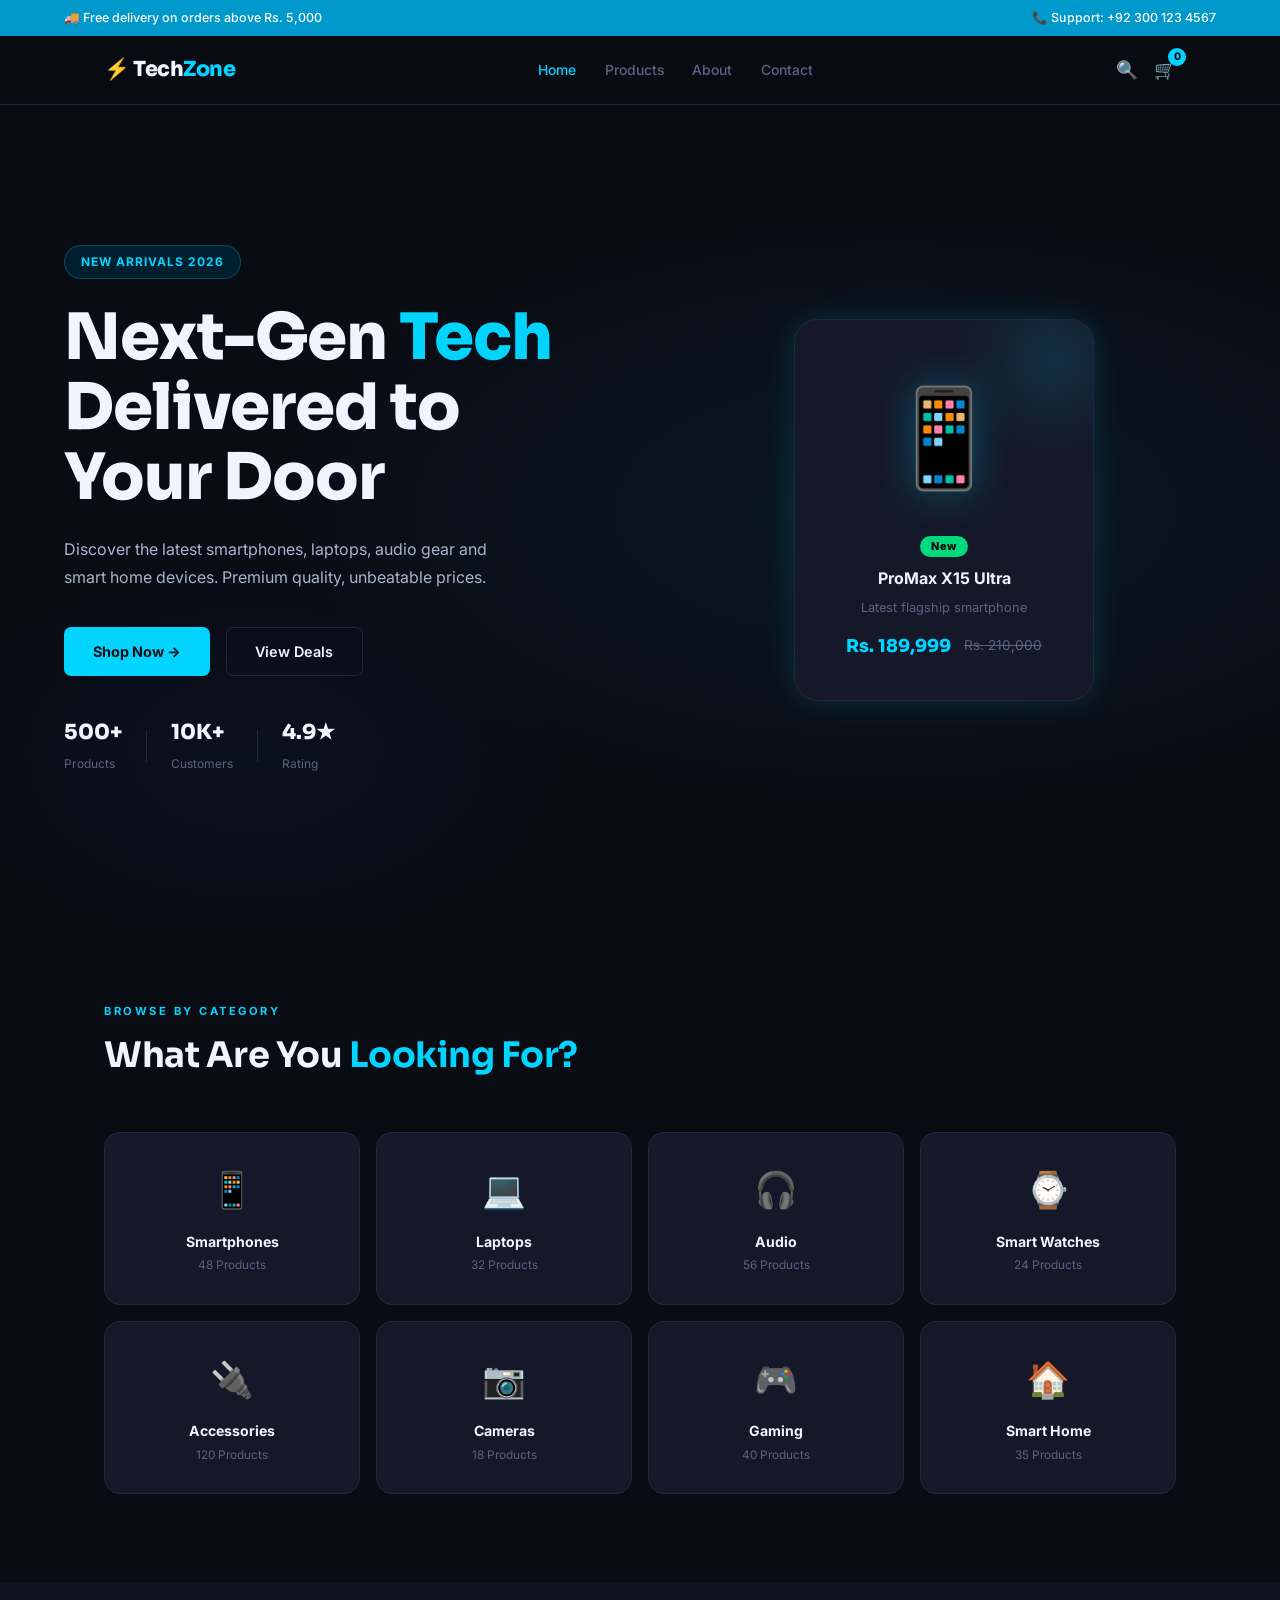
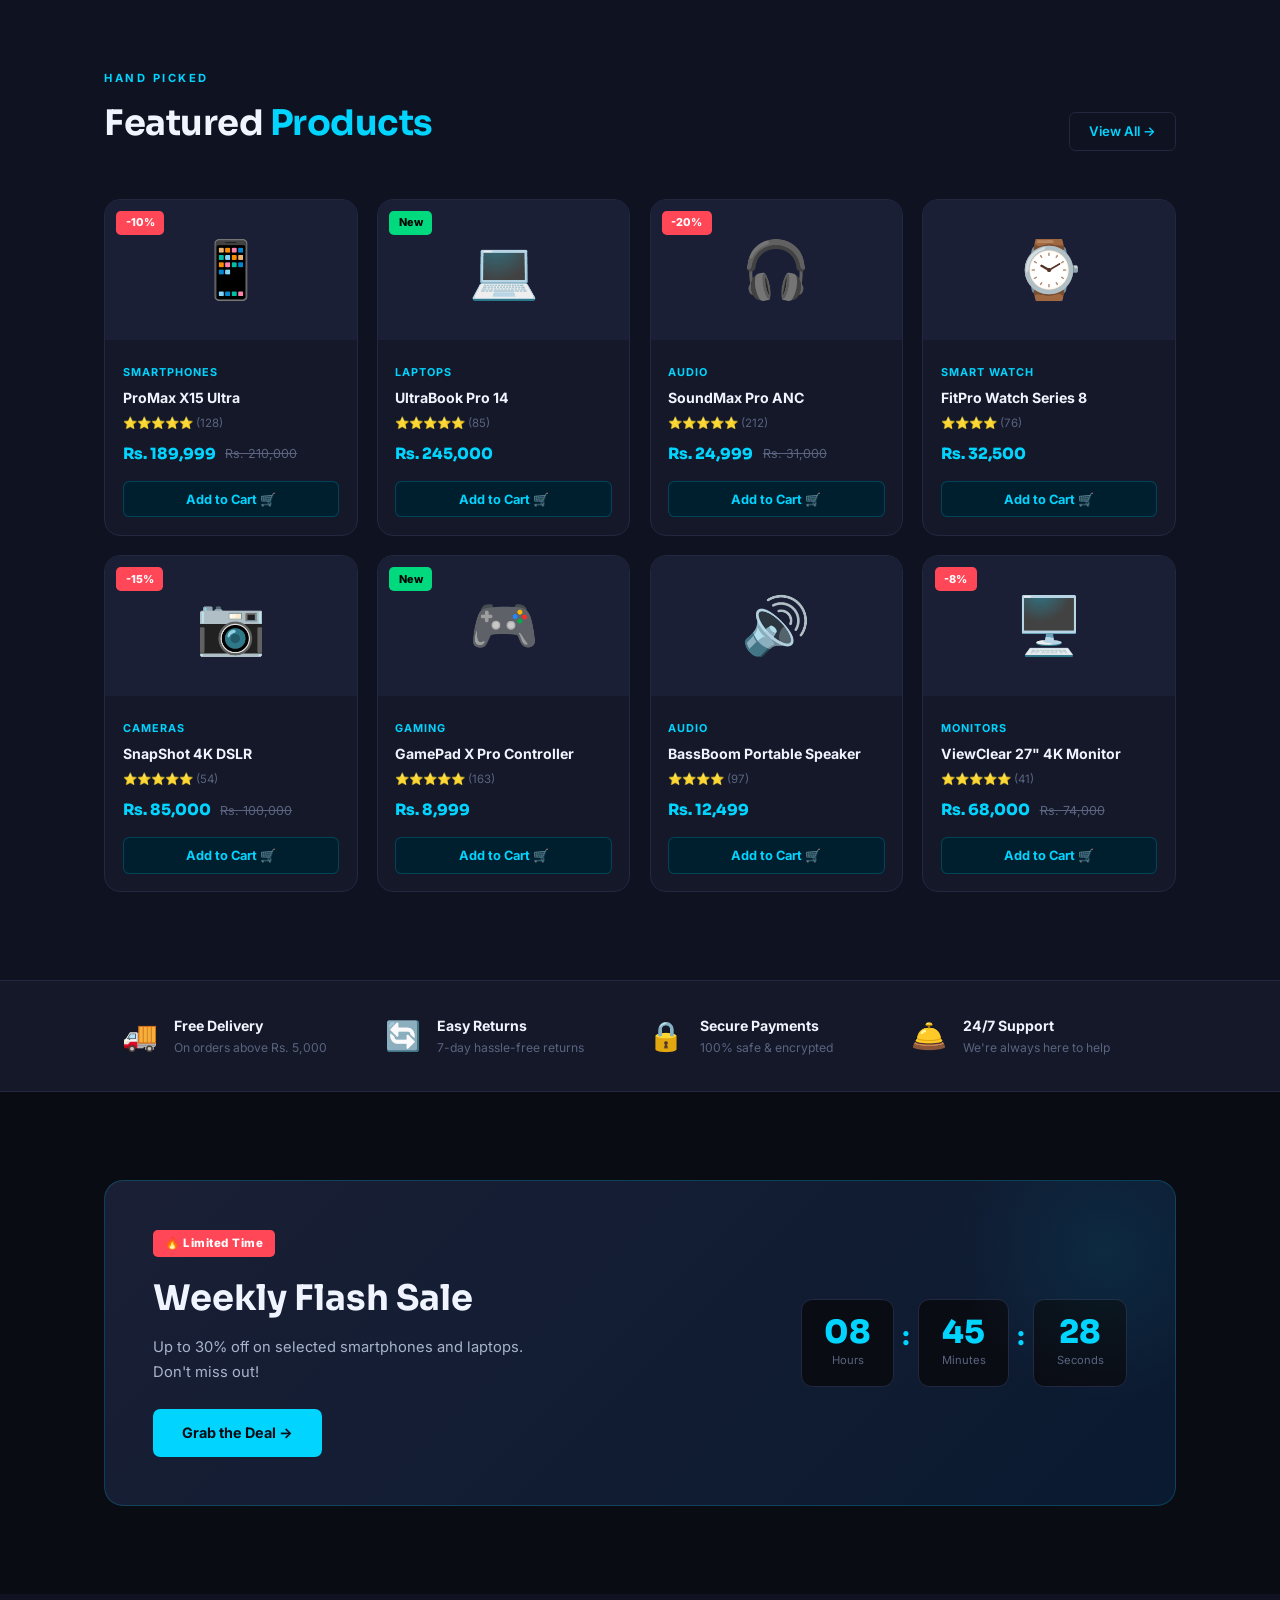
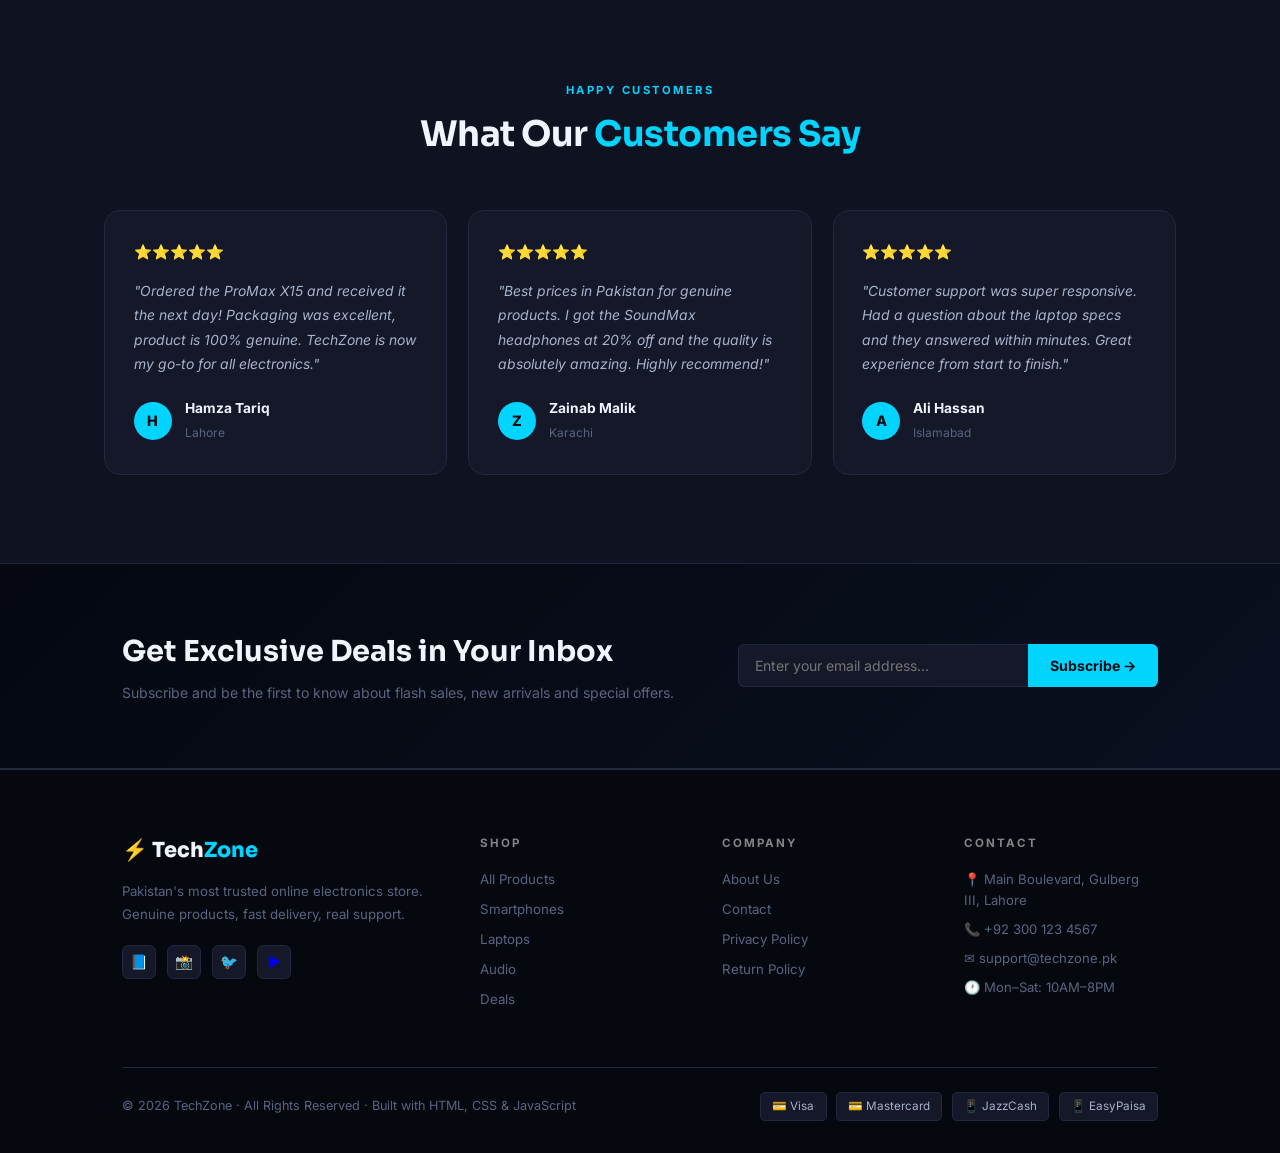
<file: index.html>
<!DOCTYPE html>
<html lang="en">
<head>
  <meta charset="UTF-8"/>
  <meta name="viewport" content="width=device-width, initial-scale=1.0"/>
  <title>TechZone | Premium Electronics & Gadgets</title>
  <link href="https://fonts.googleapis.com/css2?family=Inter:wght@300;400;500;600;700;800&family=Sora:wght@700;800&display=swap" rel="stylesheet"/>
  <link rel="stylesheet" href="style.css"/>
</head>
<body>

<!-- TOP BAR -->
<div class="topbar">
  <div class="topbar-inner">
    <span>🚚 Free delivery on orders above Rs. 5,000</span>
    <span>📞 Support: +92 300 123 4567</span>
  </div>
</div>

<!-- NAV -->
<nav id="navbar">
  <div class="nav-inner">
    <a href="index.html" class="nav-logo">⚡ Tech<span>Zone</span></a>
    <button class="nav-toggle" id="navToggle">☰</button>
    <ul class="nav-links" id="navLinks">
      <li><a href="index.html" class="active">Home</a></li>
      <li><a href="products.html">Products</a></li>
      <li><a href="about.html">About</a></li>
      <li><a href="contact.html">Contact</a></li>
    </ul>
    <div class="nav-actions">
      <a href="products.html" class="nav-icon" title="Search">🔍</a>
      <a href="cart.html" class="nav-icon cart-icon" title="Cart">
        🛒 <span class="cart-count" id="cartCount">0</span>
      </a>
    </div>
  </div>
</nav>

<!-- HERO -->
<section class="hero">
  <div class="hero-bg"></div>
  <div class="hero-particles" id="particles"></div>
  <div class="hero-inner">
    <div class="hero-text fade-up">
      <span class="hero-tag">New Arrivals 2026</span>
      <h1>Next-Gen <span>Tech</span><br>Delivered to<br>Your Door</h1>
      <p>Discover the latest smartphones, laptops, audio gear and smart home devices. Premium quality, unbeatable prices.</p>
      <div class="hero-btns">
        <a href="products.html" class="btn btn-primary">Shop Now →</a>
        <a href="products.html?cat=deals" class="btn btn-outline">View Deals</a>
      </div>
      <div class="hero-stats">
        <div class="hero-stat"><strong>500+</strong><span>Products</span></div>
        <div class="hero-stat-divider"></div>
        <div class="hero-stat"><strong>10K+</strong><span>Customers</span></div>
        <div class="hero-stat-divider"></div>
        <div class="hero-stat"><strong>4.9★</strong><span>Rating</span></div>
      </div>
    </div>
    <div class="hero-visual fade-up" style="transition-delay:0.2s;">
      <div class="hero-card-big">
        <div class="hero-card-glow"></div>
        <div class="product-hero-img">📱</div>
        <div class="product-hero-info">
          <span class="badge-new">New</span>
          <h3>ProMax X15 Ultra</h3>
          <p>Latest flagship smartphone</p>
          <div class="product-hero-price">
            <span class="price-main">Rs. 189,999</span>
            <span class="price-old">Rs. 210,000</span>
          </div>
        </div>
      </div>
    </div>
  </div>
</section>

<!-- CATEGORIES -->
<section class="section">
  <div class="container">
    <div class="sec-header fade">
      <p class="sec-label">Browse By Category</p>
      <h2 class="sec-title">What Are You <span>Looking For?</span></h2>
    </div>
    <div class="cats-grid">
      <a href="products.html?cat=phones" class="cat-card fade">
        <div class="cat-icon">📱</div>
        <h3>Smartphones</h3>
        <p>48 Products</p>
      </a>
      <a href="products.html?cat=laptops" class="cat-card fade d1">
        <div class="cat-icon">💻</div>
        <h3>Laptops</h3>
        <p>32 Products</p>
      </a>
      <a href="products.html?cat=audio" class="cat-card fade d2">
        <div class="cat-icon">🎧</div>
        <h3>Audio</h3>
        <p>56 Products</p>
      </a>
      <a href="products.html?cat=watches" class="cat-card fade d3">
        <div class="cat-icon">⌚</div>
        <h3>Smart Watches</h3>
        <p>24 Products</p>
      </a>
      <a href="products.html?cat=accessories" class="cat-card fade">
        <div class="cat-icon">🔌</div>
        <h3>Accessories</h3>
        <p>120 Products</p>
      </a>
      <a href="products.html?cat=cameras" class="cat-card fade d1">
        <div class="cat-icon">📷</div>
        <h3>Cameras</h3>
        <p>18 Products</p>
      </a>
      <a href="products.html?cat=gaming" class="cat-card fade d2">
        <div class="cat-icon">🎮</div>
        <h3>Gaming</h3>
        <p>40 Products</p>
      </a>
      <a href="products.html?cat=smarthome" class="cat-card fade d3">
        <div class="cat-icon">🏠</div>
        <h3>Smart Home</h3>
        <p>35 Products</p>
      </a>
    </div>
  </div>
</section>

<!-- FEATURED PRODUCTS -->
<section class="section bg2">
  <div class="container">
    <div class="sec-header fade" style="display:flex;justify-content:space-between;align-items:flex-end;flex-wrap:wrap;gap:1rem;">
      <div>
        <p class="sec-label">Hand Picked</p>
        <h2 class="sec-title">Featured <span>Products</span></h2>
      </div>
      <a href="products.html" class="btn btn-outline-sm fade">View All →</a>
    </div>
    <div class="products-grid">

      <div class="product-card fade">
        <div class="product-img">📱</div>
        <div class="badge-sale">-10%</div>
        <div class="product-body">
          <span class="product-cat">Smartphones</span>
          <h3>ProMax X15 Ultra</h3>
          <div class="product-rating">⭐⭐⭐⭐⭐ <span>(128)</span></div>
          <div class="product-price-row">
            <span class="p-price">Rs. 189,999</span>
            <span class="p-old">Rs. 210,000</span>
          </div>
          <button class="add-to-cart" onclick="addToCart('ProMax X15 Ultra', 189999)">Add to Cart 🛒</button>
        </div>
      </div>

      <div class="product-card fade d1">
        <div class="product-img">💻</div>
        <div class="badge-new2">New</div>
        <div class="product-body">
          <span class="product-cat">Laptops</span>
          <h3>UltraBook Pro 14</h3>
          <div class="product-rating">⭐⭐⭐⭐⭐ <span>(85)</span></div>
          <div class="product-price-row">
            <span class="p-price">Rs. 245,000</span>
          </div>
          <button class="add-to-cart" onclick="addToCart('UltraBook Pro 14', 245000)">Add to Cart 🛒</button>
        </div>
      </div>

      <div class="product-card fade d2">
        <div class="product-img">🎧</div>
        <div class="badge-sale">-20%</div>
        <div class="product-body">
          <span class="product-cat">Audio</span>
          <h3>SoundMax Pro ANC</h3>
          <div class="product-rating">⭐⭐⭐⭐⭐ <span>(212)</span></div>
          <div class="product-price-row">
            <span class="p-price">Rs. 24,999</span>
            <span class="p-old">Rs. 31,000</span>
          </div>
          <button class="add-to-cart" onclick="addToCart('SoundMax Pro ANC', 24999)">Add to Cart 🛒</button>
        </div>
      </div>

      <div class="product-card fade d3">
        <div class="product-img">⌚</div>
        <div class="product-body">
          <span class="product-cat">Smart Watch</span>
          <h3>FitPro Watch Series 8</h3>
          <div class="product-rating">⭐⭐⭐⭐ <span>(76)</span></div>
          <div class="product-price-row">
            <span class="p-price">Rs. 32,500</span>
          </div>
          <button class="add-to-cart" onclick="addToCart('FitPro Watch Series 8', 32500)">Add to Cart 🛒</button>
        </div>
      </div>

      <div class="product-card fade">
        <div class="product-img">📷</div>
        <div class="badge-sale">-15%</div>
        <div class="product-body">
          <span class="product-cat">Cameras</span>
          <h3>SnapShot 4K DSLR</h3>
          <div class="product-rating">⭐⭐⭐⭐⭐ <span>(54)</span></div>
          <div class="product-price-row">
            <span class="p-price">Rs. 85,000</span>
            <span class="p-old">Rs. 100,000</span>
          </div>
          <button class="add-to-cart" onclick="addToCart('SnapShot 4K DSLR', 85000)">Add to Cart 🛒</button>
        </div>
      </div>

      <div class="product-card fade d1">
        <div class="product-img">🎮</div>
        <div class="badge-new2">New</div>
        <div class="product-body">
          <span class="product-cat">Gaming</span>
          <h3>GamePad X Pro Controller</h3>
          <div class="product-rating">⭐⭐⭐⭐⭐ <span>(163)</span></div>
          <div class="product-price-row">
            <span class="p-price">Rs. 8,999</span>
          </div>
          <button class="add-to-cart" onclick="addToCart('GamePad X Pro Controller', 8999)">Add to Cart 🛒</button>
        </div>
      </div>

      <div class="product-card fade d2">
        <div class="product-img">🔊</div>
        <div class="product-body">
          <span class="product-cat">Audio</span>
          <h3>BassBoom Portable Speaker</h3>
          <div class="product-rating">⭐⭐⭐⭐ <span>(97)</span></div>
          <div class="product-price-row">
            <span class="p-price">Rs. 12,499</span>
          </div>
          <button class="add-to-cart" onclick="addToCart('BassBoom Portable Speaker', 12499)">Add to Cart 🛒</button>
        </div>
      </div>

      <div class="product-card fade d3">
        <div class="product-img">🖥️</div>
        <div class="badge-sale">-8%</div>
        <div class="product-body">
          <span class="product-cat">Monitors</span>
          <h3>ViewClear 27" 4K Monitor</h3>
          <div class="product-rating">⭐⭐⭐⭐⭐ <span>(41)</span></div>
          <div class="product-price-row">
            <span class="p-price">Rs. 68,000</span>
            <span class="p-old">Rs. 74,000</span>
          </div>
          <button class="add-to-cart" onclick="addToCart('ViewClear 27 4K Monitor', 68000)">Add to Cart 🛒</button>
        </div>
      </div>

    </div>
  </div>
</section>

<!-- BANNER STRIP -->
<section class="promo-strip">
  <div class="container promo-inner">
    <div class="promo-item fade"><span class="promo-icon">🚚</span><div><strong>Free Delivery</strong><p>On orders above Rs. 5,000</p></div></div>
    <div class="promo-item fade d1"><span class="promo-icon">🔄</span><div><strong>Easy Returns</strong><p>7-day hassle-free returns</p></div></div>
    <div class="promo-item fade d2"><span class="promo-icon">🔒</span><div><strong>Secure Payments</strong><p>100% safe & encrypted</p></div></div>
    <div class="promo-item fade d3"><span class="promo-icon">🛎️</span><div><strong>24/7 Support</strong><p>We're always here to help</p></div></div>
  </div>
</section>

<!-- DEALS BANNER -->
<section class="section">
  <div class="container">
    <div class="deal-banner fade">
      <div class="deal-text">
        <span class="deal-tag">🔥 Limited Time</span>
        <h2>Weekly Flash Sale</h2>
        <p>Up to 30% off on selected smartphones and laptops. Don't miss out!</p>
        <a href="products.html" class="btn btn-primary">Grab the Deal →</a>
      </div>
      <div class="deal-countdown" id="countdown">
        <div class="count-box"><span id="hrs">08</span><p>Hours</p></div>
        <div class="count-sep">:</div>
        <div class="count-box"><span id="mins">45</span><p>Minutes</p></div>
        <div class="count-sep">:</div>
        <div class="count-box"><span id="secs">30</span><p>Seconds</p></div>
      </div>
    </div>
  </div>
</section>

<!-- TESTIMONIALS -->
<section class="section bg2">
  <div class="container">
    <div class="sec-header fade" style="text-align:center;">
      <p class="sec-label">Happy Customers</p>
      <h2 class="sec-title">What Our <span>Customers Say</span></h2>
    </div>
    <div class="reviews-grid">
      <div class="review-card fade">
        <div class="review-stars">⭐⭐⭐⭐⭐</div>
        <p>"Ordered the ProMax X15 and received it the next day! Packaging was excellent, product is 100% genuine. TechZone is now my go-to for all electronics."</p>
        <div class="reviewer"><div class="reviewer-av">H</div><div><strong>Hamza Tariq</strong><span>Lahore</span></div></div>
      </div>
      <div class="review-card fade d1">
        <div class="review-stars">⭐⭐⭐⭐⭐</div>
        <p>"Best prices in Pakistan for genuine products. I got the SoundMax headphones at 20% off and the quality is absolutely amazing. Highly recommend!"</p>
        <div class="reviewer"><div class="reviewer-av">Z</div><div><strong>Zainab Malik</strong><span>Karachi</span></div></div>
      </div>
      <div class="review-card fade d2">
        <div class="review-stars">⭐⭐⭐⭐⭐</div>
        <p>"Customer support was super responsive. Had a question about the laptop specs and they answered within minutes. Great experience from start to finish."</p>
        <div class="reviewer"><div class="reviewer-av">A</div><div><strong>Ali Hassan</strong><span>Islamabad</span></div></div>
      </div>
    </div>
  </div>
</section>

<!-- NEWSLETTER -->
<section class="newsletter-section">
  <div class="container fade">
    <div class="newsletter-box">
      <div class="newsletter-text">
        <h2>Get Exclusive Deals in Your Inbox</h2>
        <p>Subscribe and be the first to know about flash sales, new arrivals and special offers.</p>
      </div>
      <div class="newsletter-form">
        <input type="email" placeholder="Enter your email address..." id="nlEmail"/>
        <button onclick="subscribeNewsletter()">Subscribe →</button>
      </div>
    </div>
  </div>
</section>

<footer>
  <div class="container">
    <div class="footer-top">
      <div class="footer-brand">
        <div class="footer-logo">⚡ Tech<span>Zone</span></div>
        <p>Pakistan's most trusted online electronics store. Genuine products, fast delivery, real support.</p>
        <div class="footer-socials">
          <a href="#">📘</a><a href="#">📸</a><a href="#">🐦</a><a href="#">▶️</a>
        </div>
      </div>
      <div class="footer-col">
        <h4>Shop</h4>
        <a href="products.html">All Products</a>
        <a href="products.html?cat=phones">Smartphones</a>
        <a href="products.html?cat=laptops">Laptops</a>
        <a href="products.html?cat=audio">Audio</a>
        <a href="products.html?cat=deals">Deals</a>
      </div>
      <div class="footer-col">
        <h4>Company</h4>
        <a href="about.html">About Us</a>
        <a href="contact.html">Contact</a>
        <a href="#">Privacy Policy</a>
        <a href="#">Return Policy</a>
      </div>
      <div class="footer-col">
        <h4>Contact</h4>
        <p>📍 Main Boulevard, Gulberg III, Lahore</p>
        <p>📞 +92 300 123 4567</p>
        <p>✉ support@techzone.pk</p>
        <p>🕐 Mon–Sat: 10AM–8PM</p>
      </div>
    </div>
    <div class="footer-bottom">
      <p>© 2026 TechZone · All Rights Reserved · Built with HTML, CSS & JavaScript</p>
      <div class="payment-badges">
        <span>💳 Visa</span><span>💳 Mastercard</span><span>📱 JazzCash</span><span>📱 EasyPaisa</span>
      </div>
    </div>
  </div>
</footer>

<!-- CART TOAST -->
<div class="cart-toast" id="cartToast">✅ Item added to cart!</div>

<script src="main.js"></script>
</body>
</html>
</file>
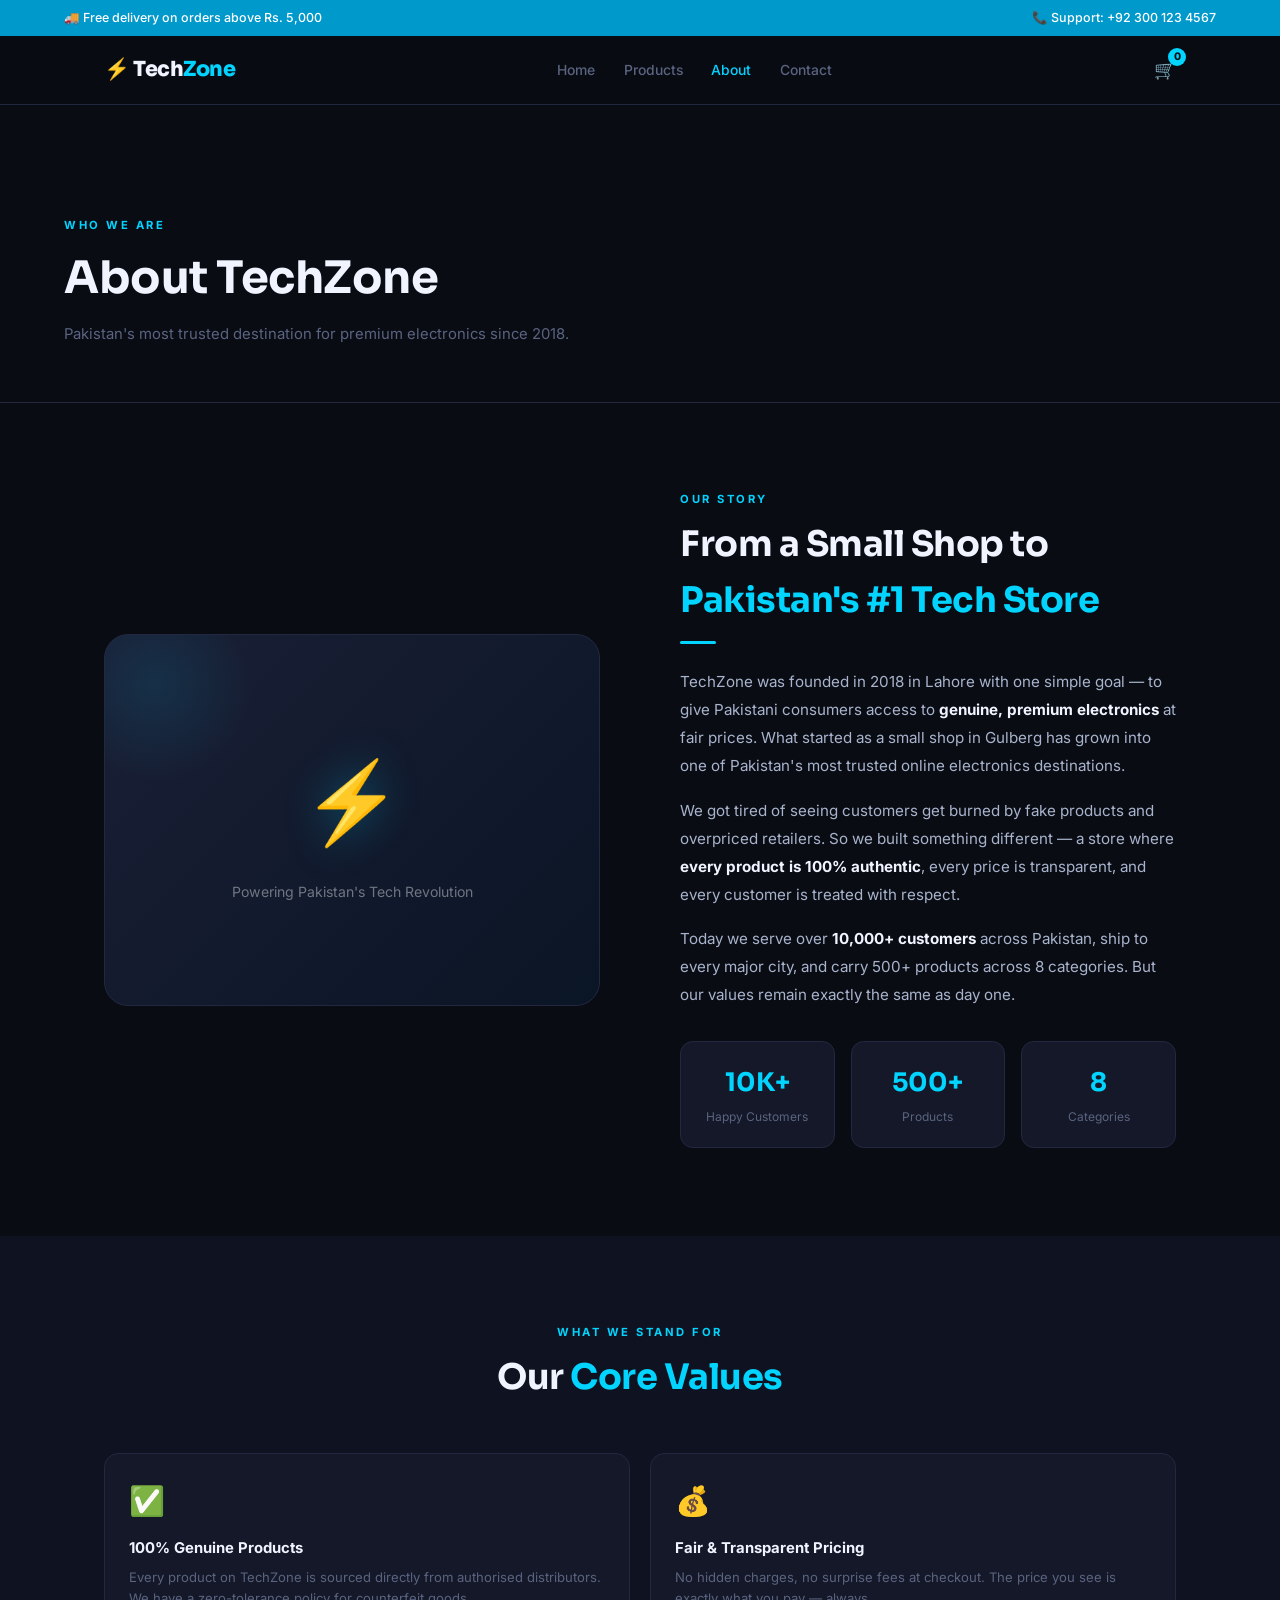
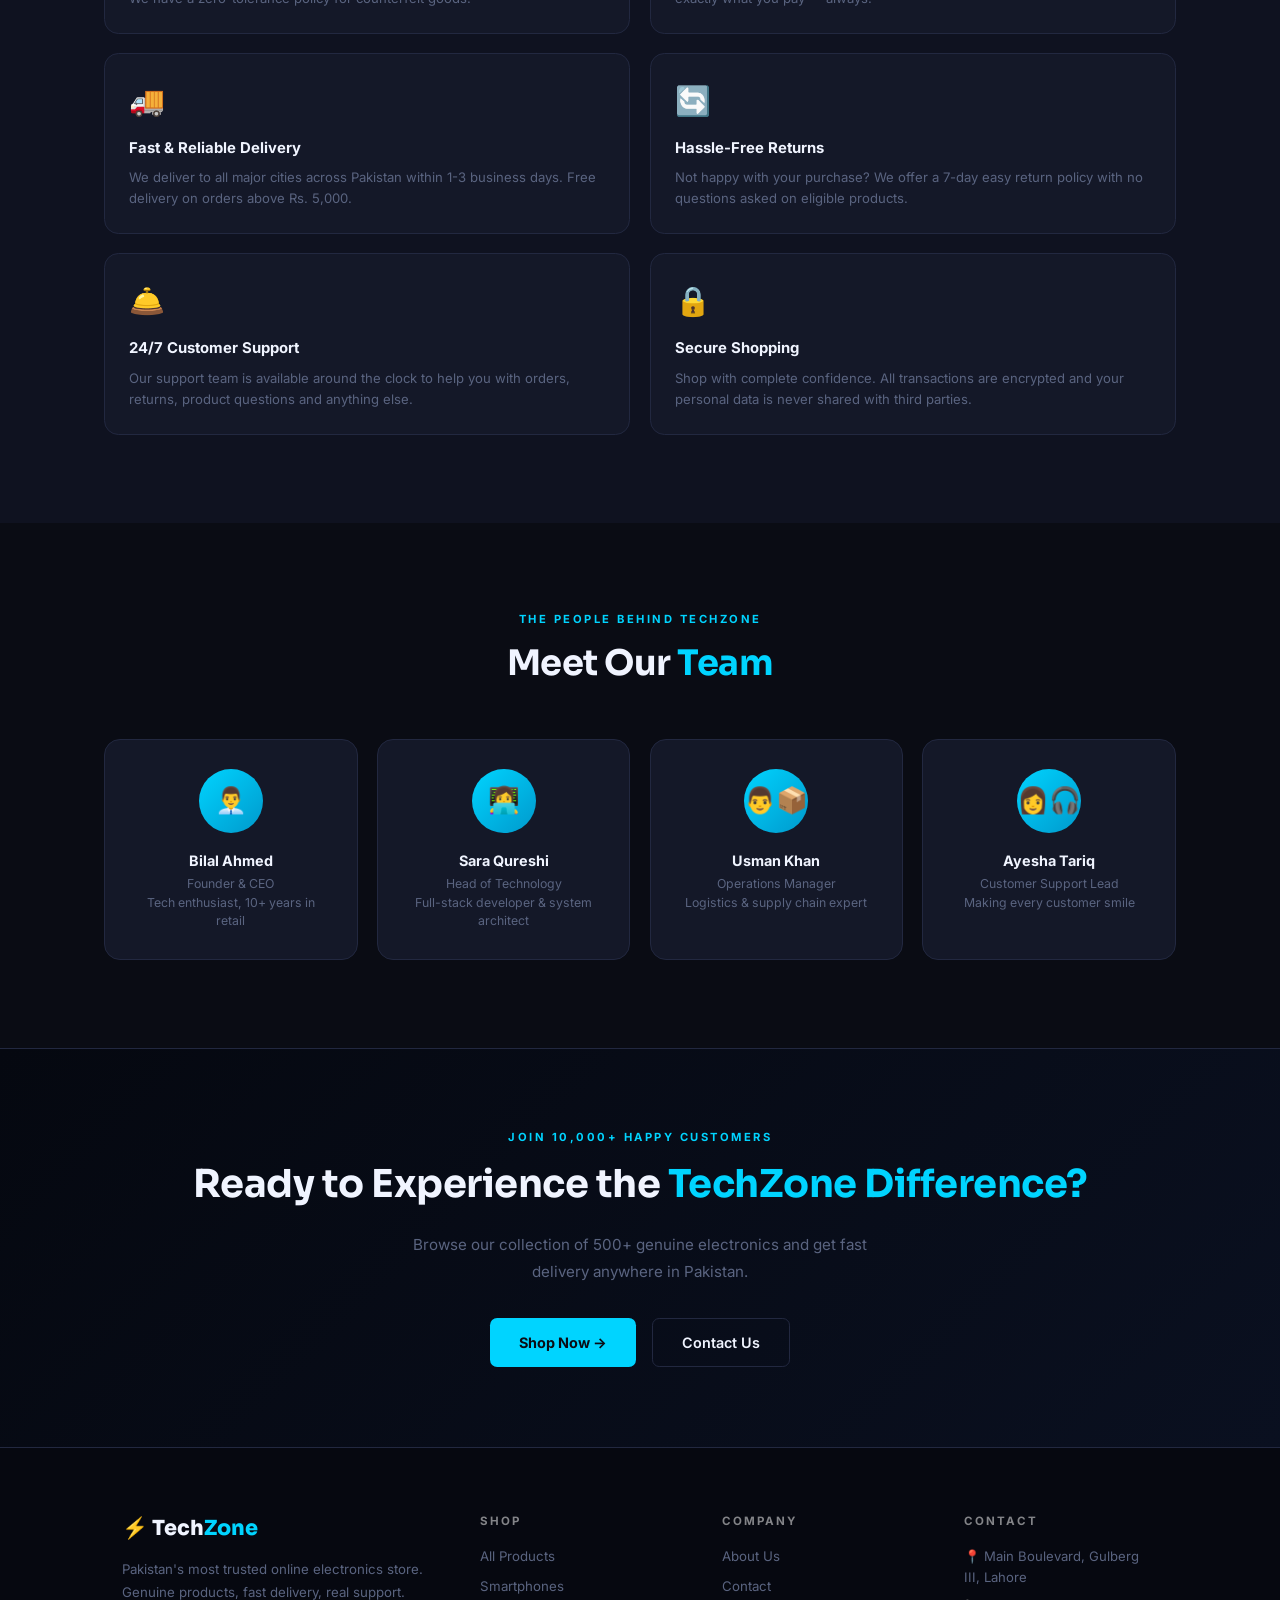
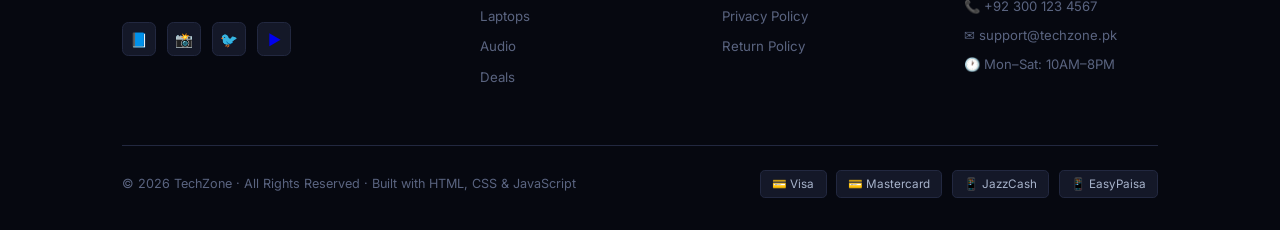
<file: about.html>
<!DOCTYPE html>
<html lang="en">
<head>
  <meta charset="UTF-8"/>
  <meta name="viewport" content="width=device-width, initial-scale=1.0"/>
  <title>About | TechZone</title>
  <link href="https://fonts.googleapis.com/css2?family=Inter:wght@300;400;500;600;700;800&family=Sora:wght@700;800&display=swap" rel="stylesheet"/>
  <link rel="stylesheet" href="style.css"/>
</head>
<body>
<div class="topbar"><div class="topbar-inner"><span>🚚 Free delivery on orders above Rs. 5,000</span><span>📞 Support: +92 300 123 4567</span></div></div>
<nav id="navbar">
  <div class="nav-inner">
    <a href="index.html" class="nav-logo">⚡ Tech<span>Zone</span></a>
    <button class="nav-toggle" id="navToggle">☰</button>
    <ul class="nav-links" id="navLinks">
      <li><a href="index.html">Home</a></li>
      <li><a href="products.html">Products</a></li>
      <li><a href="about.html" class="active">About</a></li>
      <li><a href="contact.html">Contact</a></li>
    </ul>
    <div class="nav-actions">
      <a href="cart.html" class="nav-icon cart-icon">🛒 <span class="cart-count" id="cartCount">0</span></a>
    </div>
  </div>
</nav>

<div class="page-hero">
  <div class="page-hero-inner">
    <p class="page-hero-label">Who We Are</p>
    <h1 class="page-hero-title">About TechZone</h1>
    <p class="page-hero-sub">Pakistan's most trusted destination for premium electronics since 2018.</p>
  </div>
</div>

<!-- OUR STORY -->
<section class="section">
  <div class="container">
    <div class="about-grid">
      <div class="about-img-box fade">
        <div class="big-icon">⚡</div>
        <p>Powering Pakistan's Tech Revolution</p>
      </div>
      <div class="fade d1">
        <p class="sec-label">Our Story</p>
        <h2 class="sec-title">From a Small Shop to <span>Pakistan's #1 Tech Store</span></h2>
        <div style="width:36px;height:3px;background:var(--accent);border-radius:2px;margin:0.8rem 0 1.5rem;"></div>
        <div class="about-text">
          <p>TechZone was founded in 2018 in Lahore with one simple goal — to give Pakistani consumers access to <strong>genuine, premium electronics</strong> at fair prices. What started as a small shop in Gulberg has grown into one of Pakistan's most trusted online electronics destinations.</p>
          <p>We got tired of seeing customers get burned by fake products and overpriced retailers. So we built something different — a store where <strong>every product is 100% authentic</strong>, every price is transparent, and every customer is treated with respect.</p>
          <p>Today we serve over <strong>10,000+ customers</strong> across Pakistan, ship to every major city, and carry 500+ products across 8 categories. But our values remain exactly the same as day one.</p>
        </div>
        <div class="about-stats">
          <div class="about-stat"><strong>10K+</strong><span>Happy Customers</span></div>
          <div class="about-stat"><strong>500+</strong><span>Products</span></div>
          <div class="about-stat"><strong>8</strong><span>Categories</span></div>
        </div>
      </div>
    </div>
  </div>
</section>

<!-- VALUES -->
<section class="section bg2">
  <div class="container">
    <div class="sec-header fade" style="text-align:center;max-width:500px;margin:0 auto 3rem;">
      <p class="sec-label">What We Stand For</p>
      <h2 class="sec-title">Our <span>Core Values</span></h2>
    </div>
    <div class="values-grid">
      <div class="value-card fade">
        <div class="value-icon">✅</div>
        <h3>100% Genuine Products</h3>
        <p>Every product on TechZone is sourced directly from authorised distributors. We have a zero-tolerance policy for counterfeit goods.</p>
      </div>
      <div class="value-card fade d1">
        <div class="value-icon">💰</div>
        <h3>Fair & Transparent Pricing</h3>
        <p>No hidden charges, no surprise fees at checkout. The price you see is exactly what you pay — always.</p>
      </div>
      <div class="value-card fade d2">
        <div class="value-icon">🚚</div>
        <h3>Fast & Reliable Delivery</h3>
        <p>We deliver to all major cities across Pakistan within 1-3 business days. Free delivery on orders above Rs. 5,000.</p>
      </div>
      <div class="value-card fade d3">
        <div class="value-icon">🔄</div>
        <h3>Hassle-Free Returns</h3>
        <p>Not happy with your purchase? We offer a 7-day easy return policy with no questions asked on eligible products.</p>
      </div>
      <div class="value-card fade">
        <div class="value-icon">🛎️</div>
        <h3>24/7 Customer Support</h3>
        <p>Our support team is available around the clock to help you with orders, returns, product questions and anything else.</p>
      </div>
      <div class="value-card fade d1">
        <div class="value-icon">🔒</div>
        <h3>Secure Shopping</h3>
        <p>Shop with complete confidence. All transactions are encrypted and your personal data is never shared with third parties.</p>
      </div>
    </div>
  </div>
</section>

<!-- TEAM -->
<section class="section">
  <div class="container">
    <div class="sec-header fade" style="text-align:center;max-width:500px;margin:0 auto 3rem;">
      <p class="sec-label">The People Behind TechZone</p>
      <h2 class="sec-title">Meet Our <span>Team</span></h2>
    </div>
    <div class="team-grid">
      <div class="team-card fade">
        <div class="team-av">👨‍💼</div>
        <h3>Bilal Ahmed</h3>
        <p>Founder & CEO<br>Tech enthusiast, 10+ years in retail</p>
      </div>
      <div class="team-card fade d1">
        <div class="team-av">👩‍💻</div>
        <h3>Sara Qureshi</h3>
        <p>Head of Technology<br>Full-stack developer & system architect</p>
      </div>
      <div class="team-card fade d2">
        <div class="team-av">👨‍📦</div>
        <h3>Usman Khan</h3>
        <p>Operations Manager<br>Logistics & supply chain expert</p>
      </div>
      <div class="team-card fade d3">
        <div class="team-av">👩‍🎧</div>
        <h3>Ayesha Tariq</h3>
        <p>Customer Support Lead<br>Making every customer smile</p>
      </div>
    </div>
  </div>
</section>

<!-- CTA -->
<section style="background:linear-gradient(135deg,#050810,#0A1020);border-top:1px solid var(--border);padding:5rem 5%;text-align:center;">
  <div class="container fade">
    <p class="sec-label" style="justify-content:center;display:flex;">Join 10,000+ Happy Customers</p>
    <h2 class="sec-title" style="font-size:clamp(1.6rem,3vw,2.4rem);margin-bottom:1rem;">Ready to Experience the <span>TechZone Difference?</span></h2>
    <p style="color:var(--muted);font-size:0.95rem;max-width:460px;margin:0 auto 2rem;line-height:1.8;">Browse our collection of 500+ genuine electronics and get fast delivery anywhere in Pakistan.</p>
    <div style="display:flex;gap:1rem;justify-content:center;flex-wrap:wrap;">
      <a href="products.html" class="btn btn-primary">Shop Now →</a>
      <a href="contact.html" class="btn btn-outline">Contact Us</a>
    </div>
  </div>
</section>

<footer>
  <div class="container">
    <div class="footer-top">
      <div class="footer-brand">
        <div class="footer-logo">⚡ Tech<span>Zone</span></div>
        <p>Pakistan's most trusted online electronics store. Genuine products, fast delivery, real support.</p>
        <div class="footer-socials">
          <a href="#">📘</a><a href="#">📸</a><a href="#">🐦</a><a href="#">▶️</a>
        </div>
      </div>
      <div class="footer-col">
        <h4>Shop</h4>
        <a href="products.html">All Products</a>
        <a href="products.html">Smartphones</a>
        <a href="products.html">Laptops</a>
        <a href="products.html">Audio</a>
        <a href="products.html">Deals</a>
      </div>
      <div class="footer-col">
        <h4>Company</h4>
        <a href="about.html">About Us</a>
        <a href="contact.html">Contact</a>
        <a href="#">Privacy Policy</a>
        <a href="#">Return Policy</a>
      </div>
      <div class="footer-col">
        <h4>Contact</h4>
        <p>📍 Main Boulevard, Gulberg III, Lahore</p>
        <p>📞 +92 300 123 4567</p>
        <p>✉ support@techzone.pk</p>
        <p>🕐 Mon–Sat: 10AM–8PM</p>
      </div>
    </div>
    <div class="footer-bottom">
      <p>© 2026 TechZone · All Rights Reserved · Built with HTML, CSS & JavaScript</p>
      <div class="payment-badges">
        <span>💳 Visa</span><span>💳 Mastercard</span><span>📱 JazzCash</span><span>📱 EasyPaisa</span>
      </div>
    </div>
  </div>
</footer>
<div class="cart-toast" id="cartToast">✅ Item added to cart!</div>
<script src="main.js"></script>
</body>
</html>
</file>
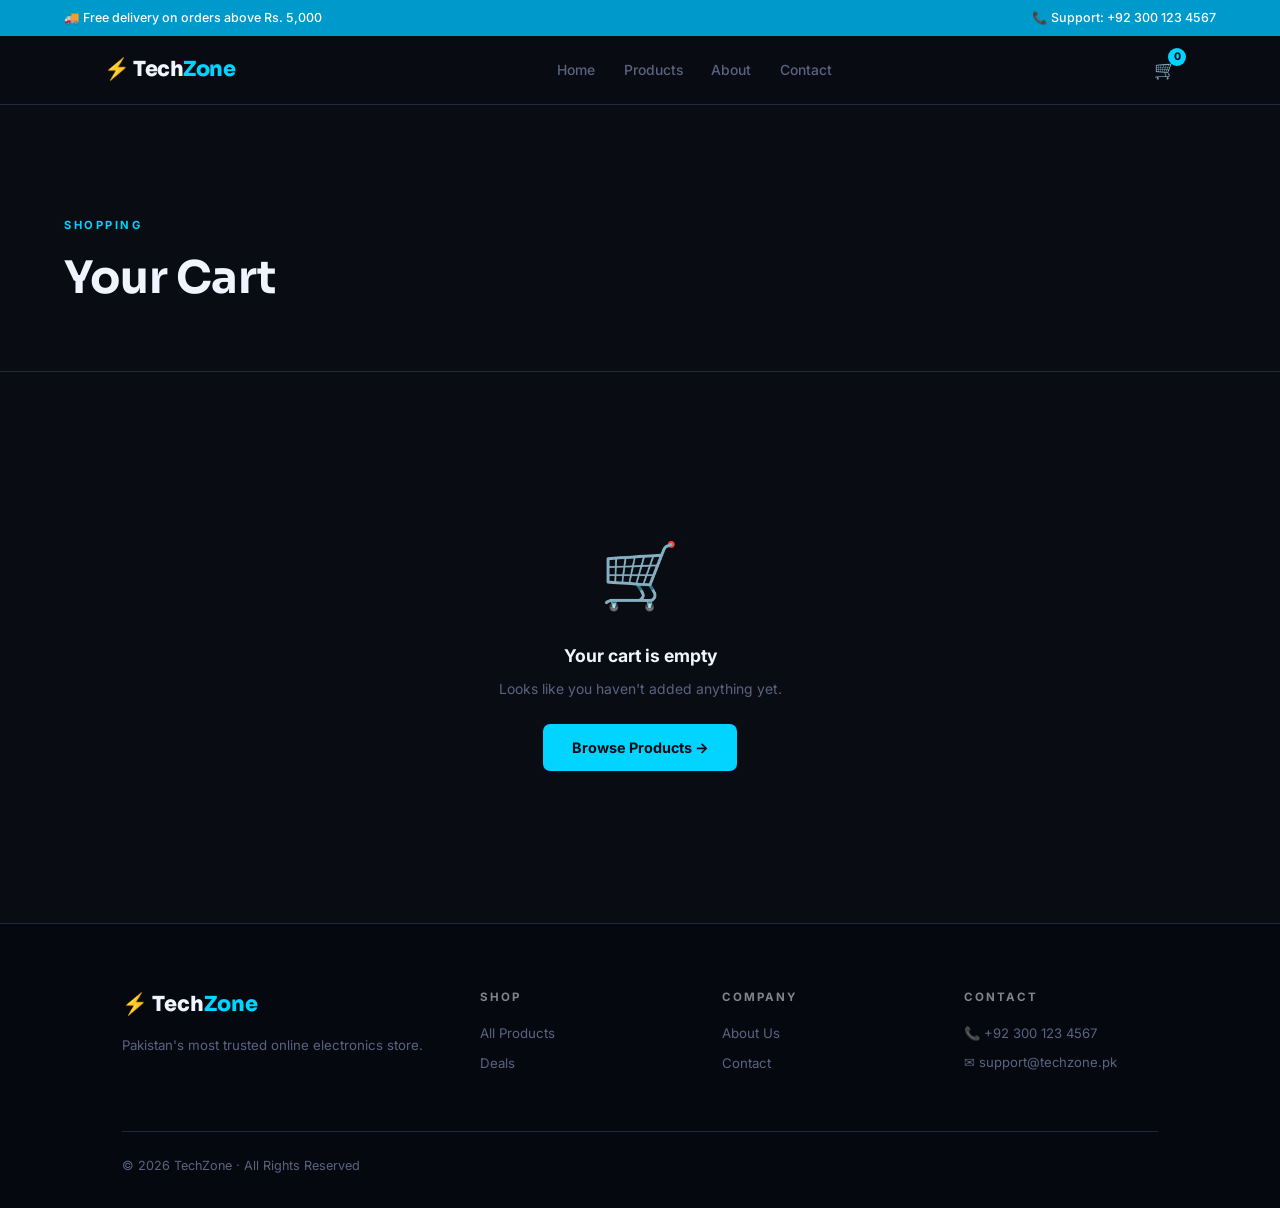
<file: cart.html>
<!DOCTYPE html>
<html lang="en">
<head>
  <meta charset="UTF-8"/>
  <meta name="viewport" content="width=device-width, initial-scale=1.0"/>
  <title>Cart | TechZone</title>
  <link href="https://fonts.googleapis.com/css2?family=Inter:wght@300;400;500;600;700;800&family=Sora:wght@700;800&display=swap" rel="stylesheet"/>
  <link rel="stylesheet" href="style.css"/>
</head>
<body>
<div class="topbar"><div class="topbar-inner"><span>🚚 Free delivery on orders above Rs. 5,000</span><span>📞 Support: +92 300 123 4567</span></div></div>
<nav id="navbar">
  <div class="nav-inner">
    <a href="index.html" class="nav-logo">⚡ Tech<span>Zone</span></a>
    <button class="nav-toggle" id="navToggle">☰</button>
    <ul class="nav-links" id="navLinks">
      <li><a href="index.html">Home</a></li>
      <li><a href="products.html">Products</a></li>
      <li><a href="about.html">About</a></li>
      <li><a href="contact.html">Contact</a></li>
    </ul>
    <div class="nav-actions">
      <a href="cart.html" class="nav-icon cart-icon">🛒 <span class="cart-count" id="cartCount">0</span></a>
    </div>
  </div>
</nav>

<div class="page-hero">
  <div class="page-hero-inner">
    <p class="page-hero-label">Shopping</p>
    <h1 class="page-hero-title">Your Cart</h1>
  </div>
</div>

<section class="section">
  <div class="container">
    <div id="cartContent"></div>
  </div>
</section>

<footer>
  <div class="container">
    <div class="footer-top">
      <div class="footer-brand"><div class="footer-logo">⚡ Tech<span>Zone</span></div><p>Pakistan's most trusted online electronics store.</p></div>
      <div class="footer-col"><h4>Shop</h4><a href="products.html">All Products</a><a href="products.html">Deals</a></div>
      <div class="footer-col"><h4>Company</h4><a href="about.html">About Us</a><a href="contact.html">Contact</a></div>
      <div class="footer-col"><h4>Contact</h4><p>📞 +92 300 123 4567</p><p>✉ support@techzone.pk</p></div>
    </div>
    <div class="footer-bottom"><p>© 2026 TechZone · All Rights Reserved</p></div>
  </div>
</footer>
<div class="cart-toast" id="cartToast">✅ Item added to cart!</div>
<script src="main.js"></script>
<script>
function renderCart() {
  const cart = JSON.parse(localStorage.getItem('tz_cart') || '[]');
  const container = document.getElementById('cartContent');
  if (cart.length === 0) {
    container.innerHTML = `
      <div class="cart-empty">
        <div class="cart-empty-icon">🛒</div>
        <h3>Your cart is empty</h3>
        <p>Looks like you haven't added anything yet.</p>
        <a href="products.html" class="btn btn-primary">Browse Products →</a>
      </div>`;
    return;
  }
  const subtotal = cart.reduce((s,i) => s + i.price * i.qty, 0);
  const delivery = subtotal >= 5000 ? 0 : 299;
  const total = subtotal + delivery;
  const icons = {'ProMax X15 Ultra':'📱','Galaxy S25 Ultra':'📱','Redmi Note 14 Pro':'📱','UltraBook Pro 14':'💻','Dell XPS 15':'💻','HP Pavilion 15':'💻','SoundMax Pro ANC':'🎧','Sony WH-1000XM6':'🎧','BassBoom Speaker':'🔊','FitPro Watch Series 8':'⌚','Apple Watch Ultra 3':'⌚','SnapShot 4K DSLR':'📷','GamePad X Pro':'🎮','Gaming Keyboard':'🎮','ViewClear 27 4K':'🖥️','65W GaN Charger':'🔌','Smart LED Bulbs':'🏠','WiFi Mesh Router':'📡'};
  container.innerHTML = `
    <div class="cart-layout">
      <div class="cart-items" id="cartItems">
        ${cart.map((item,i) => `
          <div class="cart-item" id="item-${i}">
            <div class="cart-item-img">${icons[item.name] || '📦'}</div>
            <div class="cart-item-info">
              <h4>${item.name}</h4>
              <p>Unit Price: Rs. ${item.price.toLocaleString()}</p>
              <div class="qty-control">
                <button class="qty-btn" onclick="changeQty(${i},-1)">−</button>
                <span class="qty-num" id="qty-${i}">${item.qty}</span>
                <button class="qty-btn" onclick="changeQty(${i},1)">+</button>
              </div>
            </div>
            <span class="cart-item-price">Rs. ${(item.price*item.qty).toLocaleString()}</span>
            <button class="cart-item-remove" onclick="removeItem(${i})" title="Remove">🗑</button>
          </div>`).join('')}
      </div>
      <div class="order-summary">
        <h3>Order Summary</h3>
        <div class="summary-row"><span>Subtotal (${cart.reduce((s,i)=>s+i.qty,0)} items)</span><span>Rs. ${subtotal.toLocaleString()}</span></div>
        <div class="summary-row"><span>Delivery</span><span>${delivery === 0 ? '<span style="color:var(--success)">FREE</span>' : 'Rs. '+delivery}</span></div>
        <div class="summary-row"><span>Discount</span><span style="color:var(--success)">Rs. 0</span></div>
        <div class="coupon-row">
          <input type="text" placeholder="Coupon code..." id="couponInput"/>
          <button onclick="applyCoupon()">Apply</button>
        </div>
        <div class="summary-total"><span>Total</span><span>Rs. ${total.toLocaleString()}</span></div>
        <button class="checkout-btn" onclick="checkout()">Proceed to Checkout →</button>
        <p style="font-size:0.74rem;color:var(--muted);margin-top:0.8rem;text-align:center;">🔒 Secure checkout · All payments encrypted</p>
      </div>
    </div>`;
}

function changeQty(index, delta) {
  let cart = JSON.parse(localStorage.getItem('tz_cart') || '[]');
  cart[index].qty = Math.max(1, cart[index].qty + delta);
  localStorage.setItem('tz_cart', JSON.stringify(cart));
  renderCart();
  updateCartCount();
}

function removeItem(index) {
  let cart = JSON.parse(localStorage.getItem('tz_cart') || '[]');
  cart.splice(index, 1);
  localStorage.setItem('tz_cart', JSON.stringify(cart));
  renderCart();
  updateCartCount();
}

function applyCoupon() {
  const val = document.getElementById('couponInput').value.trim().toUpperCase();
  if (val === 'TECHZONE10') alert('✅ Coupon applied! 10% discount added.');
  else alert('❌ Invalid coupon code. Try TECHZONE10');
}

function checkout() {
  alert('✅ Order placed successfully!\n\nThank you for shopping with TechZone.\nYou will receive a confirmation SMS shortly.');
  localStorage.removeItem('tz_cart');
  window.location.href = 'index.html';
}

renderCart();
</script>
</body>
</html>
</file>
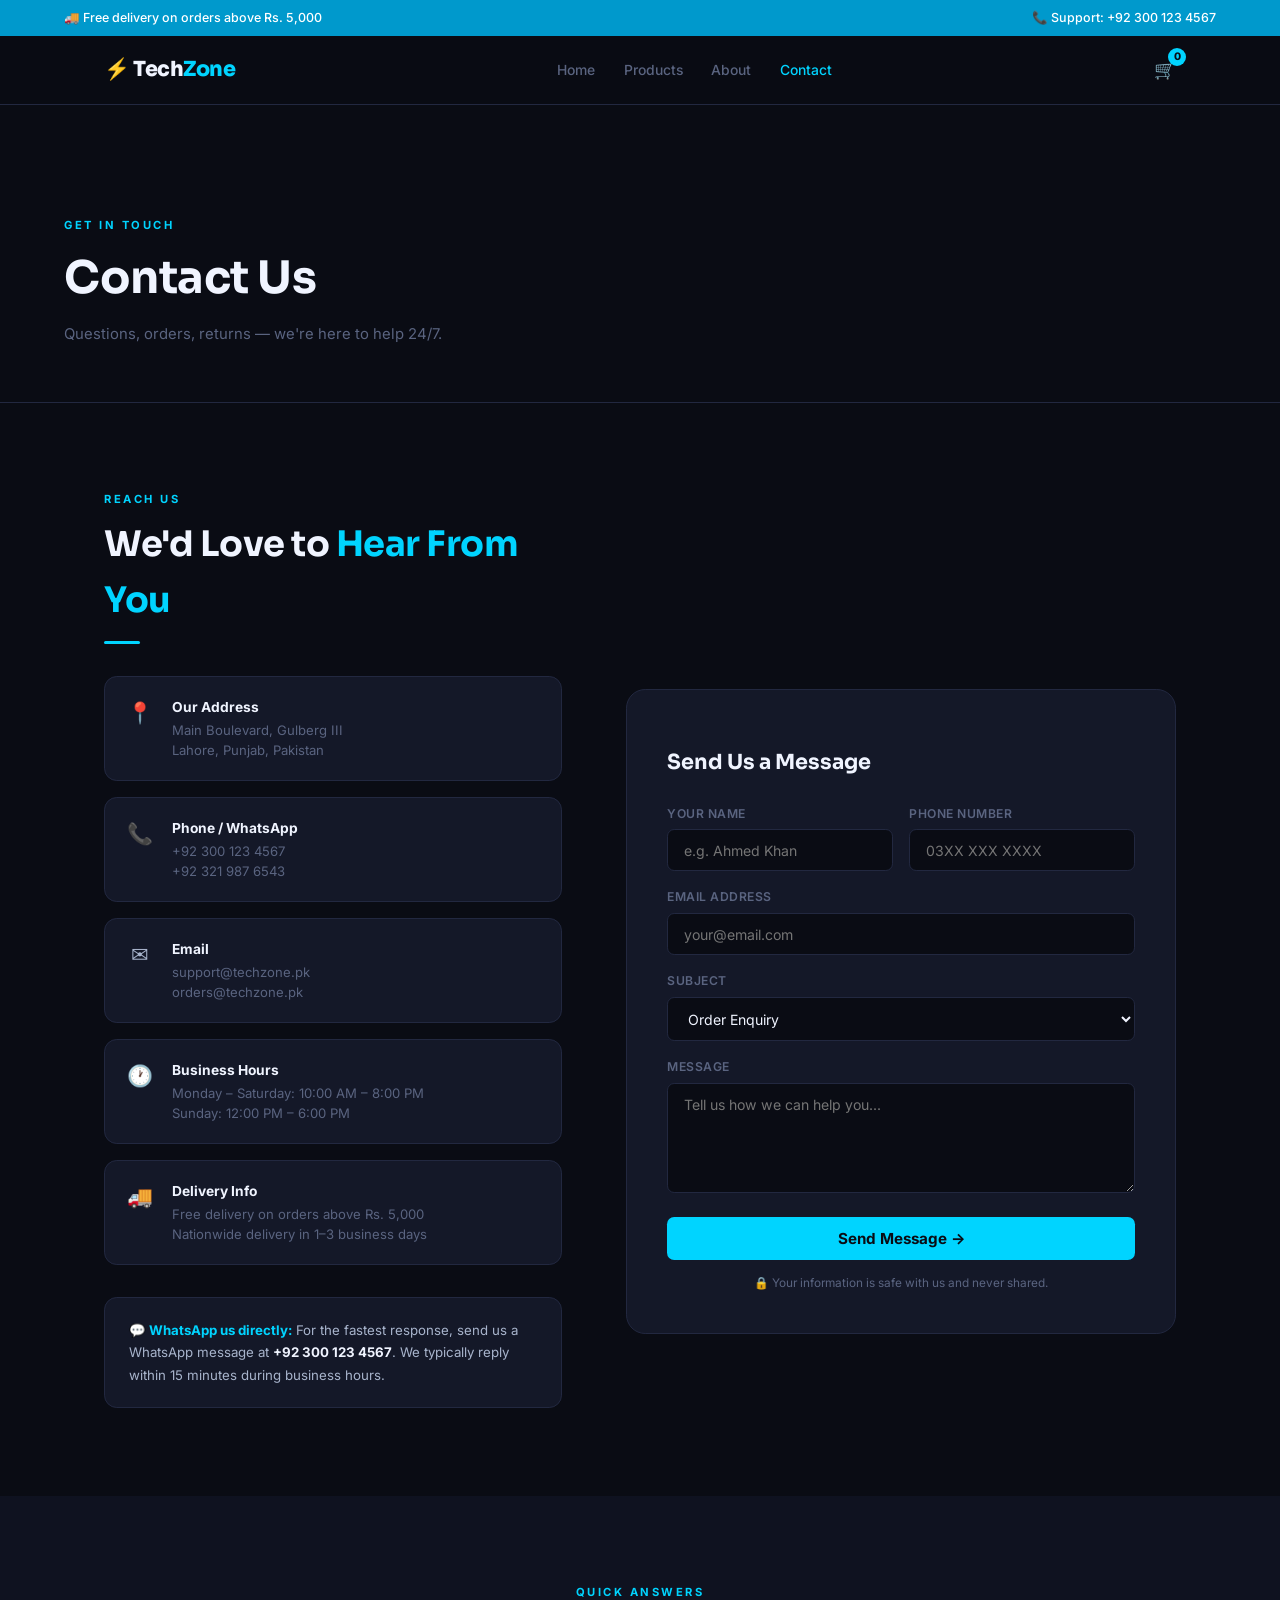
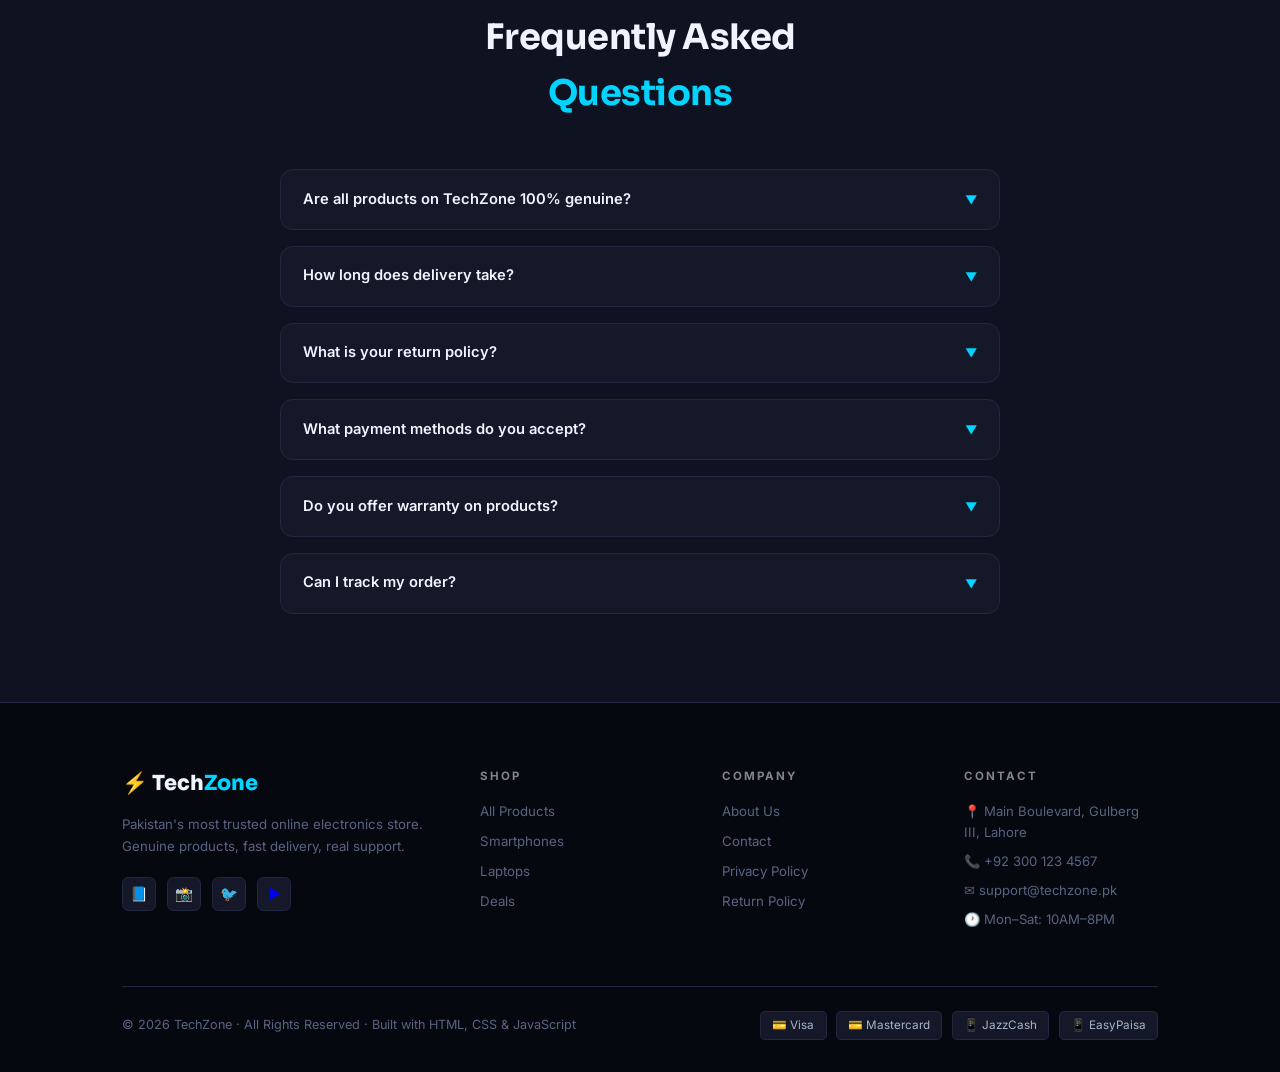
<file: contact.html>
<!DOCTYPE html>
<html lang="en">
<head>
  <meta charset="UTF-8"/>
  <meta name="viewport" content="width=device-width, initial-scale=1.0"/>
  <title>Contact | TechZone</title>
  <link href="https://fonts.googleapis.com/css2?family=Inter:wght@300;400;500;600;700;800&family=Sora:wght@700;800&display=swap" rel="stylesheet"/>
  <link rel="stylesheet" href="style.css"/>
</head>
<body>
<div class="topbar"><div class="topbar-inner"><span>🚚 Free delivery on orders above Rs. 5,000</span><span>📞 Support: +92 300 123 4567</span></div></div>
<nav id="navbar">
  <div class="nav-inner">
    <a href="index.html" class="nav-logo">⚡ Tech<span>Zone</span></a>
    <button class="nav-toggle" id="navToggle">☰</button>
    <ul class="nav-links" id="navLinks">
      <li><a href="index.html">Home</a></li>
      <li><a href="products.html">Products</a></li>
      <li><a href="about.html">About</a></li>
      <li><a href="contact.html" class="active">Contact</a></li>
    </ul>
    <div class="nav-actions">
      <a href="cart.html" class="nav-icon cart-icon">🛒 <span class="cart-count" id="cartCount">0</span></a>
    </div>
  </div>
</nav>

<div class="page-hero">
  <div class="page-hero-inner">
    <p class="page-hero-label">Get In Touch</p>
    <h1 class="page-hero-title">Contact Us</h1>
    <p class="page-hero-sub">Questions, orders, returns — we're here to help 24/7.</p>
  </div>
</div>

<section class="section">
  <div class="container">
    <div class="contact-grid">

      <div class="fade">
        <p class="sec-label">Reach Us</p>
        <h2 class="sec-title">We'd Love to <span>Hear From You</span></h2>
        <div style="width:36px;height:3px;background:var(--accent);border-radius:2px;margin:0.8rem 0 2rem;"></div>
        <div class="contact-items">
          <div class="contact-item">
            <div class="contact-icon">📍</div>
            <div><strong>Our Address</strong><p>Main Boulevard, Gulberg III<br>Lahore, Punjab, Pakistan</p></div>
          </div>
          <div class="contact-item">
            <div class="contact-icon">📞</div>
            <div><strong>Phone / WhatsApp</strong><p>+92 300 123 4567<br>+92 321 987 6543</p></div>
          </div>
          <div class="contact-item">
            <div class="contact-icon">✉</div>
            <div><strong>Email</strong><p>support@techzone.pk<br>orders@techzone.pk</p></div>
          </div>
          <div class="contact-item">
            <div class="contact-icon">🕐</div>
            <div><strong>Business Hours</strong><p>Monday – Saturday: 10:00 AM – 8:00 PM<br>Sunday: 12:00 PM – 6:00 PM</p></div>
          </div>
          <div class="contact-item">
            <div class="contact-icon">🚚</div>
            <div><strong>Delivery Info</strong><p>Free delivery on orders above Rs. 5,000<br>Nationwide delivery in 1–3 business days</p></div>
          </div>
        </div>

        <div style="margin-top:2rem;background:var(--card);border:1px solid var(--border);border-radius:0.8rem;padding:1.3rem 1.5rem;">
          <p style="font-size:0.83rem;color:var(--body);line-height:1.7;"><strong style="color:var(--accent);">💬 WhatsApp us directly:</strong> For the fastest response, send us a WhatsApp message at <strong style="color:var(--dark);">+92 300 123 4567</strong>. We typically reply within 15 minutes during business hours.</p>
        </div>
      </div>

      <div class="contact-form-box fade" style="margin-top: 22vh;">
        <h3>Send Us a Message</h3>
        <div class="form-row">
          <div class="form-group">
            <label>Your Name</label>
            <input type="text" id="cname" placeholder="e.g. Ahmed Khan"/>
          </div>
          <div class="form-group">
            <label>Phone Number</label>
            <input type="tel" id="cphone" placeholder="03XX XXX XXXX"/>
          </div>
        </div>
        <div class="form-group">
          <label>Email Address</label>
          <input type="email" id="cemail" placeholder="your@email.com"/>
        </div>
        <div class="form-group">
          <label>Subject</label>
          <select id="csubject">
            <option>Order Enquiry</option>
            <option>Product Question</option>
            <option>Return / Refund</option>
            <option>Delivery Issue</option>
            <option>Technical Support</option>
            <option>Other</option>
          </select>
        </div>
        <div class="form-group">
          <label>Message</label>
          <textarea id="cmessage" placeholder="Tell us how we can help you..."></textarea>
        </div>
        <button class="btn btn-primary" style="width:100%;justify-content:center;font-size:0.95rem;" onclick="submitContact()">
          Send Message →
        </button>
        <div class="form-success" id="formSuccess">
          ✅ Message sent! We'll get back to you within 24 hours.
        </div>
        <p style="font-size:0.74rem;color:var(--muted);margin-top:0.9rem;text-align:center;">🔒 Your information is safe with us and never shared.</p>
      </div>

    </div>
  </div>
</section>

<!-- FAQ -->
<section class="section bg2">
  <div class="container">
    <div class="sec-header fade" style="text-align:center;max-width:500px;margin:0 auto 3rem;">
      <p class="sec-label">Quick Answers</p>
      <h2 class="sec-title">Frequently Asked <span>Questions</span></h2>
    </div>
    <div style="max-width:720px;margin:0 auto;display:flex;flex-direction:column;gap:1rem;">
      <div class="faq-item fade" onclick="toggleFaq(this)">
        <div class="faq-q">Are all products on TechZone 100% genuine? <span class="faq-arrow">▼</span></div>
        <div class="faq-a">Yes, absolutely. Every product we sell is sourced directly from authorised distributors and comes with an official warranty. We have a strict zero-tolerance policy for counterfeit goods.</div>
      </div>
      <div class="faq-item fade d1" onclick="toggleFaq(this)">
        <div class="faq-q">How long does delivery take? <span class="faq-arrow">▼</span></div>
        <div class="faq-a">Orders are typically delivered within 1–3 business days across major cities in Pakistan including Lahore, Karachi, Islamabad, Faisalabad and Rawalpindi. Remote areas may take 3–5 business days.</div>
      </div>
      <div class="faq-item fade d2" onclick="toggleFaq(this)">
        <div class="faq-q">What is your return policy? <span class="faq-arrow">▼</span></div>
        <div class="faq-a">We offer a 7-day hassle-free return policy on most products. Items must be in original packaging and unused condition. Simply contact us within 7 days of receiving your order and we'll arrange a pickup.</div>
      </div>
      <div class="faq-item fade" onclick="toggleFaq(this)">
        <div class="faq-q">What payment methods do you accept? <span class="faq-arrow">▼</span></div>
        <div class="faq-a">We accept Cash on Delivery (COD), JazzCash, EasyPaisa, bank transfer, and all major debit/credit cards (Visa, Mastercard). All online payments are 100% secure and encrypted.</div>
      </div>
      <div class="faq-item fade d1" onclick="toggleFaq(this)">
        <div class="faq-q">Do you offer warranty on products? <span class="faq-arrow">▼</span></div>
        <div class="faq-a">Yes! All products come with the manufacturer's official warranty. Smartphones and laptops typically carry 1-year warranties. Warranty details are mentioned on each product page.</div>
      </div>
      <div class="faq-item fade d2" onclick="toggleFaq(this)">
        <div class="faq-q">Can I track my order? <span class="faq-arrow">▼</span></div>
        <div class="faq-a">Yes. Once your order is dispatched you will receive an SMS with a tracking number. You can also contact our support team anytime for a real-time update on your delivery.</div>
      </div>
    </div>
  </div>
</section>

<footer>
  <div class="container">
    <div class="footer-top">
      <div class="footer-brand">
        <div class="footer-logo">⚡ Tech<span>Zone</span></div>
        <p>Pakistan's most trusted online electronics store. Genuine products, fast delivery, real support.</p>
        <div class="footer-socials">
          <a href="#">📘</a><a href="#">📸</a><a href="#">🐦</a><a href="#">▶️</a>
        </div>
      </div>
      <div class="footer-col">
        <h4>Shop</h4>
        <a href="products.html">All Products</a>
        <a href="products.html">Smartphones</a>
        <a href="products.html">Laptops</a>
        <a href="products.html">Deals</a>
      </div>
      <div class="footer-col">
        <h4>Company</h4>
        <a href="about.html">About Us</a>
        <a href="contact.html">Contact</a>
        <a href="#">Privacy Policy</a>
        <a href="#">Return Policy</a>
      </div>
      <div class="footer-col">
        <h4>Contact</h4>
        <p>📍 Main Boulevard, Gulberg III, Lahore</p>
        <p>📞 +92 300 123 4567</p>
        <p>✉ support@techzone.pk</p>
        <p>🕐 Mon–Sat: 10AM–8PM</p>
      </div>
    </div>
    <div class="footer-bottom">
      <p>© 2026 TechZone · All Rights Reserved · Built with HTML, CSS & JavaScript</p>
      <div class="payment-badges">
        <span>💳 Visa</span><span>💳 Mastercard</span><span>📱 JazzCash</span><span>📱 EasyPaisa</span>
      </div>
    </div>
  </div>
</footer>
<div class="cart-toast" id="cartToast">✅ Item added to cart!</div>
<script src="main.js"></script>
<script>
function submitContact() {
  const name = document.getElementById('cname').value.trim();
  const email = document.getElementById('cemail').value.trim();
  const msg = document.getElementById('cmessage').value.trim();
  if (!name || !email || !msg) { alert('Please fill in your name, email and message.'); return; }
  document.getElementById('formSuccess').style.display = 'block';
  document.querySelector('.btn-primary').disabled = true;
  document.querySelector('.btn-primary').style.opacity = '0.5';
}
function toggleFaq(el) {
  el.classList.toggle('open');
}
</script>
</body>
</html>
</file>
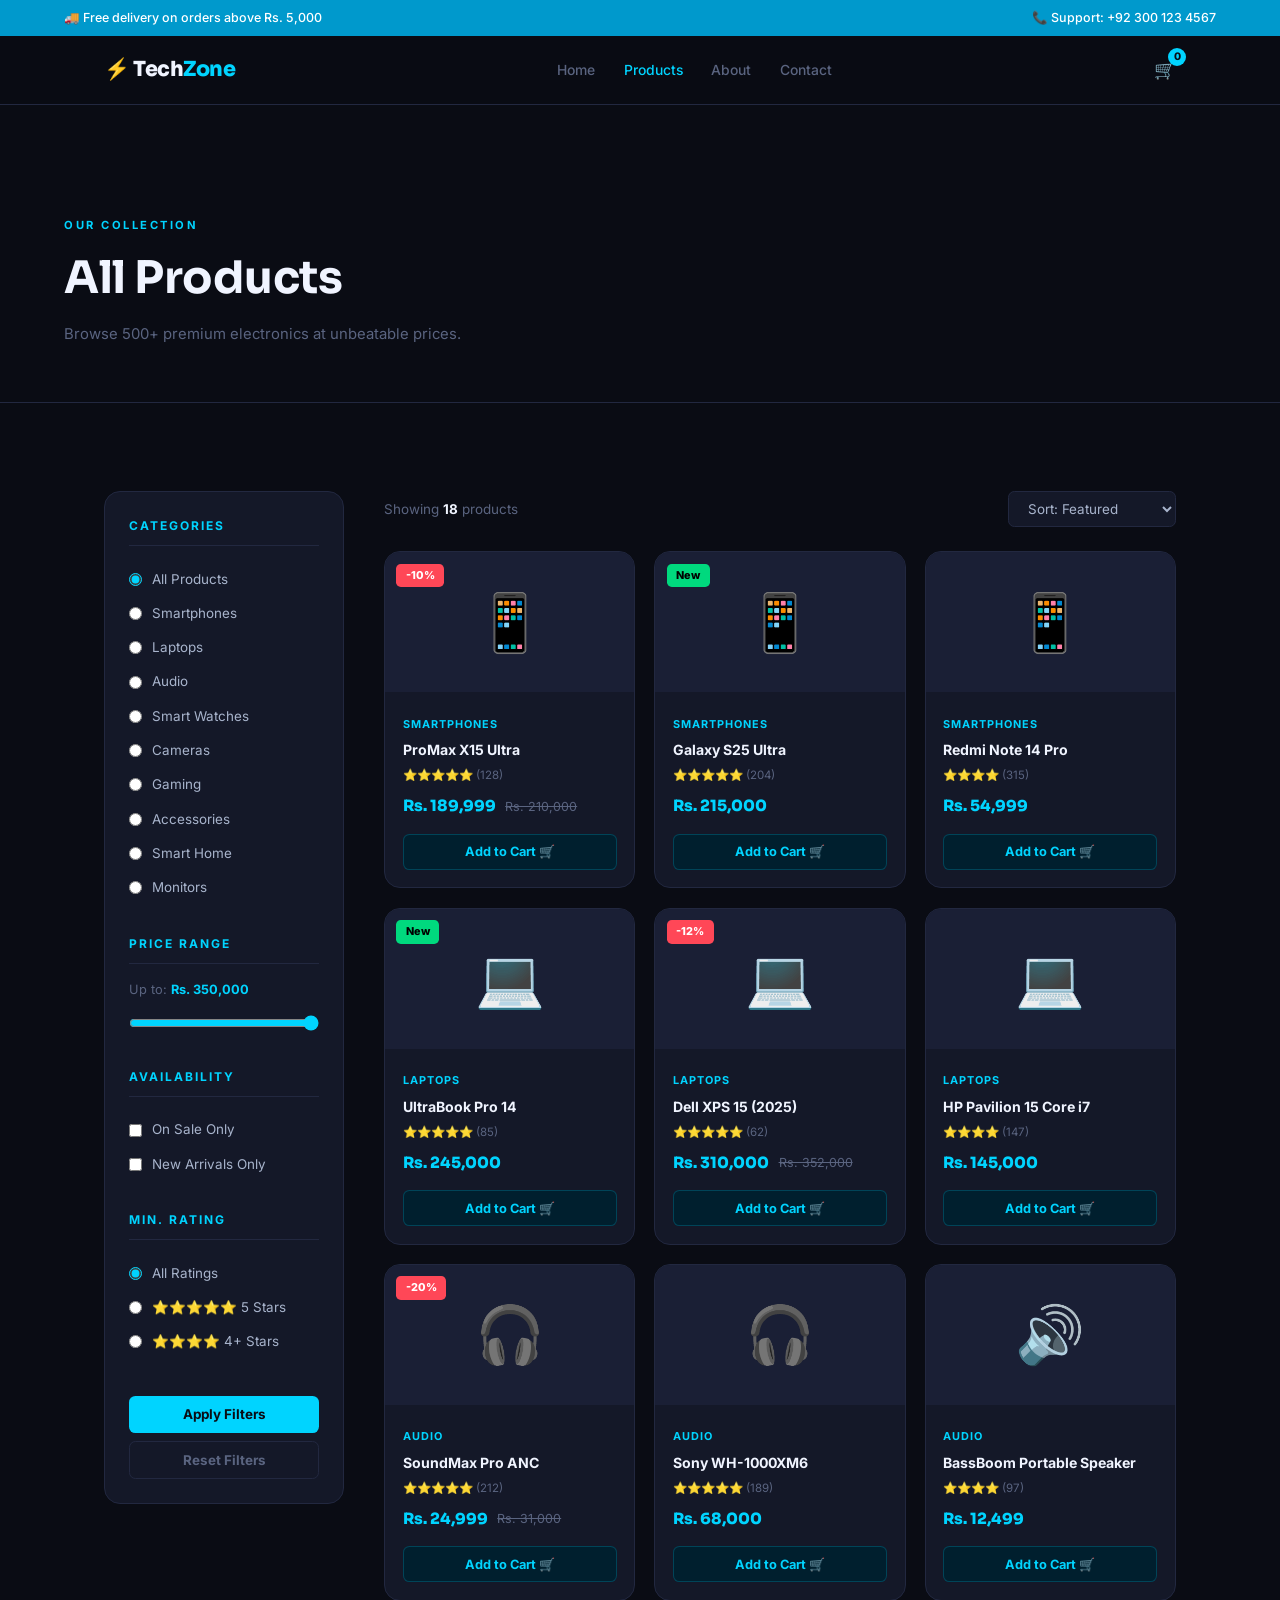
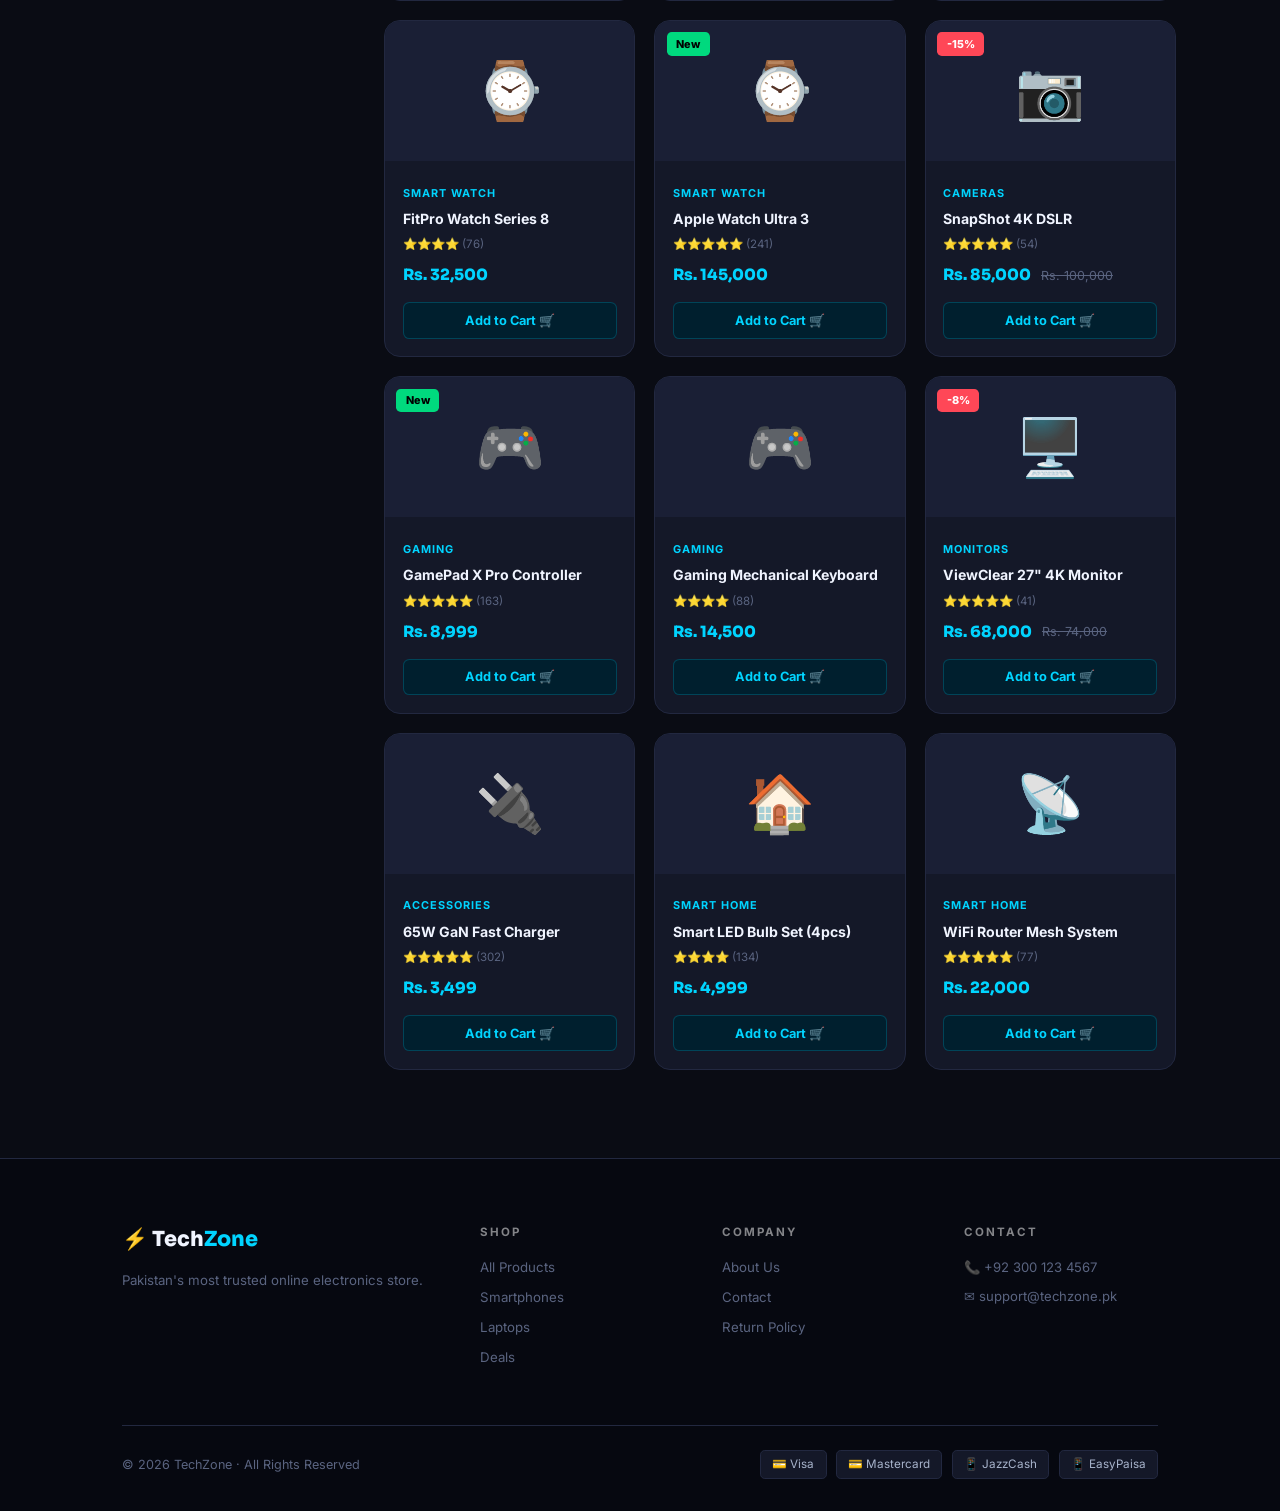
<file: products.html>
<!DOCTYPE html>
<html lang="en">
<head>
  <meta charset="UTF-8"/>
  <meta name="viewport" content="width=device-width, initial-scale=1.0"/>
  <title>Products | TechZone</title>
  <link href="https://fonts.googleapis.com/css2?family=Inter:wght@300;400;500;600;700;800&family=Sora:wght@700;800&display=swap" rel="stylesheet"/>
  <link rel="stylesheet" href="style.css"/>
</head>
<body>
<div class="topbar"><div class="topbar-inner"><span>🚚 Free delivery on orders above Rs. 5,000</span><span>📞 Support: +92 300 123 4567</span></div></div>
<nav id="navbar">
  <div class="nav-inner">
    <a href="index.html" class="nav-logo">⚡ Tech<span>Zone</span></a>
    <button class="nav-toggle" id="navToggle">☰</button>
    <ul class="nav-links" id="navLinks">
      <li><a href="index.html">Home</a></li>
      <li><a href="products.html" class="active">Products</a></li>
      <li><a href="about.html">About</a></li>
      <li><a href="contact.html">Contact</a></li>
    </ul>
    <div class="nav-actions">
      <a href="cart.html" class="nav-icon cart-icon">🛒 <span class="cart-count" id="cartCount">0</span></a>
    </div>
  </div>
</nav>

<div class="page-hero">
  <div class="page-hero-inner">
    <p class="page-hero-label">Our Collection</p>
    <h1 class="page-hero-title">All Products</h1>
    <p class="page-hero-sub">Browse 500+ premium electronics at unbeatable prices.</p>
  </div>
</div>

<section class="section">
  <div class="container">
    <div class="products-page-layout">

      <!-- SIDEBAR -->
      <aside class="sidebar fade">
        <div class="sidebar-section">
          <h3>Categories</h3>
          <label class="filter-item"><input type="radio" name="cat" value="all" checked/> All Products</label>
          <label class="filter-item"><input type="radio" name="cat" value="Smartphones"/> Smartphones</label>
          <label class="filter-item"><input type="radio" name="cat" value="Laptops"/> Laptops</label>
          <label class="filter-item"><input type="radio" name="cat" value="Audio"/> Audio</label>
          <label class="filter-item"><input type="radio" name="cat" value="Smart Watch"/> Smart Watches</label>
          <label class="filter-item"><input type="radio" name="cat" value="Cameras"/> Cameras</label>
          <label class="filter-item"><input type="radio" name="cat" value="Gaming"/> Gaming</label>
          <label class="filter-item"><input type="radio" name="cat" value="Accessories"/> Accessories</label>
          <label class="filter-item"><input type="radio" name="cat" value="Smart Home"/> Smart Home</label>
          <label class="filter-item"><input type="radio" name="cat" value="Monitors"/> Monitors</label>
        </div>
        <div class="sidebar-section">
          <h3>Price Range</h3>
          <p style="font-size:0.8rem;color:var(--muted);margin-bottom:0.8rem;">Up to: <strong style="color:var(--accent);" id="priceVal">Rs. 350,000</strong></p>
          <input type="range" class="price-range" id="priceRange" min="1000" max="350000" value="350000" step="1000"
            oninput="document.getElementById('priceVal').textContent='Rs. '+parseInt(this.value).toLocaleString()"/>
        </div>
        <div class="sidebar-section">
          <h3>Availability</h3>
          <label class="filter-item"><input type="checkbox" id="filterSale"/> On Sale Only</label>
          <label class="filter-item"><input type="checkbox" id="filterNew"/> New Arrivals Only</label>
        </div>
        <div class="sidebar-section">
          <h3>Min. Rating</h3>
          <label class="filter-item"><input type="radio" name="rating" value="0" checked/> All Ratings</label>
          <label class="filter-item"><input type="radio" name="rating" value="5"/> ⭐⭐⭐⭐⭐ 5 Stars</label>
          <label class="filter-item"><input type="radio" name="rating" value="4"/> ⭐⭐⭐⭐ 4+ Stars</label>
        </div>
        <button class="sidebar-btn" id="applyBtn">Apply Filters</button>
        <button class="sidebar-btn" id="resetBtn" style="margin-top:0.5rem;background:transparent;border:1px solid var(--border);color:var(--muted);">Reset Filters</button>
      </aside>

      <!-- PRODUCTS -->
      <div>
        <div class="products-header">
          <p class="products-count">Showing <strong style="color:var(--dark);" id="showCount">18</strong> products</p>
          <select class="sort-select" id="sortSelect">
            <option value="featured">Sort: Featured</option>
            <option value="low">Price: Low to High</option>
            <option value="high">Price: High to Low</option>
            <option value="rating">Best Rating</option>
          </select>
        </div>

        <div class="products-full-grid" id="productsGrid">
          <!-- data-cat, data-price, data-rating, data-sale, data-new on each card -->

          <div class="product-card fade" data-cat="Smartphones" data-price="189999" data-rating="5" data-sale="true" data-new="false">
            <div class="product-img">📱</div><div class="badge-sale">-10%</div>
            <div class="product-body"><span class="product-cat">Smartphones</span><h3>ProMax X15 Ultra</h3>
            <div class="product-rating">⭐⭐⭐⭐⭐ <span>(128)</span></div>
            <div class="product-price-row"><span class="p-price">Rs. 189,999</span><span class="p-old">Rs. 210,000</span></div>
            <button class="add-to-cart" onclick="addToCart('ProMax X15 Ultra',189999)">Add to Cart 🛒</button></div>
          </div>

          <div class="product-card fade d1" data-cat="Smartphones" data-price="215000" data-rating="5" data-sale="false" data-new="true">
            <div class="product-img">📱</div><div class="badge-new2">New</div>
            <div class="product-body"><span class="product-cat">Smartphones</span><h3>Galaxy S25 Ultra</h3>
            <div class="product-rating">⭐⭐⭐⭐⭐ <span>(204)</span></div>
            <div class="product-price-row"><span class="p-price">Rs. 215,000</span></div>
            <button class="add-to-cart" onclick="addToCart('Galaxy S25 Ultra',215000)">Add to Cart 🛒</button></div>
          </div>

          <div class="product-card fade d2" data-cat="Smartphones" data-price="54999" data-rating="4" data-sale="false" data-new="false">
            <div class="product-img">📱</div>
            <div class="product-body"><span class="product-cat">Smartphones</span><h3>Redmi Note 14 Pro</h3>
            <div class="product-rating">⭐⭐⭐⭐ <span>(315)</span></div>
            <div class="product-price-row"><span class="p-price">Rs. 54,999</span></div>
            <button class="add-to-cart" onclick="addToCart('Redmi Note 14 Pro',54999)">Add to Cart 🛒</button></div>
          </div>

          <div class="product-card fade" data-cat="Laptops" data-price="245000" data-rating="5" data-sale="false" data-new="true">
            <div class="product-img">💻</div><div class="badge-new2">New</div>
            <div class="product-body"><span class="product-cat">Laptops</span><h3>UltraBook Pro 14</h3>
            <div class="product-rating">⭐⭐⭐⭐⭐ <span>(85)</span></div>
            <div class="product-price-row"><span class="p-price">Rs. 245,000</span></div>
            <button class="add-to-cart" onclick="addToCart('UltraBook Pro 14',245000)">Add to Cart 🛒</button></div>
          </div>

          <div class="product-card fade d1" data-cat="Laptops" data-price="310000" data-rating="5" data-sale="true" data-new="false">
            <div class="product-img">💻</div><div class="badge-sale">-12%</div>
            <div class="product-body"><span class="product-cat">Laptops</span><h3>Dell XPS 15 (2025)</h3>
            <div class="product-rating">⭐⭐⭐⭐⭐ <span>(62)</span></div>
            <div class="product-price-row"><span class="p-price">Rs. 310,000</span><span class="p-old">Rs. 352,000</span></div>
            <button class="add-to-cart" onclick="addToCart('Dell XPS 15',310000)">Add to Cart 🛒</button></div>
          </div>

          <div class="product-card fade d2" data-cat="Laptops" data-price="145000" data-rating="4" data-sale="false" data-new="false">
            <div class="product-img">💻</div>
            <div class="product-body"><span class="product-cat">Laptops</span><h3>HP Pavilion 15 Core i7</h3>
            <div class="product-rating">⭐⭐⭐⭐ <span>(147)</span></div>
            <div class="product-price-row"><span class="p-price">Rs. 145,000</span></div>
            <button class="add-to-cart" onclick="addToCart('HP Pavilion 15',145000)">Add to Cart 🛒</button></div>
          </div>

          <div class="product-card fade" data-cat="Audio" data-price="24999" data-rating="5" data-sale="true" data-new="false">
            <div class="product-img">🎧</div><div class="badge-sale">-20%</div>
            <div class="product-body"><span class="product-cat">Audio</span><h3>SoundMax Pro ANC</h3>
            <div class="product-rating">⭐⭐⭐⭐⭐ <span>(212)</span></div>
            <div class="product-price-row"><span class="p-price">Rs. 24,999</span><span class="p-old">Rs. 31,000</span></div>
            <button class="add-to-cart" onclick="addToCart('SoundMax Pro ANC',24999)">Add to Cart 🛒</button></div>
          </div>

          <div class="product-card fade d1" data-cat="Audio" data-price="68000" data-rating="5" data-sale="false" data-new="false">
            <div class="product-img">🎧</div>
            <div class="product-body"><span class="product-cat">Audio</span><h3>Sony WH-1000XM6</h3>
            <div class="product-rating">⭐⭐⭐⭐⭐ <span>(189)</span></div>
            <div class="product-price-row"><span class="p-price">Rs. 68,000</span></div>
            <button class="add-to-cart" onclick="addToCart('Sony WH-1000XM6',68000)">Add to Cart 🛒</button></div>
          </div>

          <div class="product-card fade d2" data-cat="Audio" data-price="12499" data-rating="4" data-sale="false" data-new="false">
            <div class="product-img">🔊</div>
            <div class="product-body"><span class="product-cat">Audio</span><h3>BassBoom Portable Speaker</h3>
            <div class="product-rating">⭐⭐⭐⭐ <span>(97)</span></div>
            <div class="product-price-row"><span class="p-price">Rs. 12,499</span></div>
            <button class="add-to-cart" onclick="addToCart('BassBoom Speaker',12499)">Add to Cart 🛒</button></div>
          </div>

          <div class="product-card fade" data-cat="Smart Watch" data-price="32500" data-rating="4" data-sale="false" data-new="false">
            <div class="product-img">⌚</div>
            <div class="product-body"><span class="product-cat">Smart Watch</span><h3>FitPro Watch Series 8</h3>
            <div class="product-rating">⭐⭐⭐⭐ <span>(76)</span></div>
            <div class="product-price-row"><span class="p-price">Rs. 32,500</span></div>
            <button class="add-to-cart" onclick="addToCart('FitPro Watch Series 8',32500)">Add to Cart 🛒</button></div>
          </div>

          <div class="product-card fade d1" data-cat="Smart Watch" data-price="145000" data-rating="5" data-sale="false" data-new="true">
            <div class="product-img">⌚</div><div class="badge-new2">New</div>
            <div class="product-body"><span class="product-cat">Smart Watch</span><h3>Apple Watch Ultra 3</h3>
            <div class="product-rating">⭐⭐⭐⭐⭐ <span>(241)</span></div>
            <div class="product-price-row"><span class="p-price">Rs. 145,000</span></div>
            <button class="add-to-cart" onclick="addToCart('Apple Watch Ultra 3',145000)">Add to Cart 🛒</button></div>
          </div>

          <div class="product-card fade d2" data-cat="Cameras" data-price="85000" data-rating="5" data-sale="true" data-new="false">
            <div class="product-img">📷</div><div class="badge-sale">-15%</div>
            <div class="product-body"><span class="product-cat">Cameras</span><h3>SnapShot 4K DSLR</h3>
            <div class="product-rating">⭐⭐⭐⭐⭐ <span>(54)</span></div>
            <div class="product-price-row"><span class="p-price">Rs. 85,000</span><span class="p-old">Rs. 100,000</span></div>
            <button class="add-to-cart" onclick="addToCart('SnapShot 4K DSLR',85000)">Add to Cart 🛒</button></div>
          </div>

          <div class="product-card fade" data-cat="Gaming" data-price="8999" data-rating="5" data-sale="false" data-new="true">
            <div class="product-img">🎮</div><div class="badge-new2">New</div>
            <div class="product-body"><span class="product-cat">Gaming</span><h3>GamePad X Pro Controller</h3>
            <div class="product-rating">⭐⭐⭐⭐⭐ <span>(163)</span></div>
            <div class="product-price-row"><span class="p-price">Rs. 8,999</span></div>
            <button class="add-to-cart" onclick="addToCart('GamePad X Pro',8999)">Add to Cart 🛒</button></div>
          </div>

          <div class="product-card fade d1" data-cat="Gaming" data-price="14500" data-rating="4" data-sale="false" data-new="false">
            <div class="product-img">🎮</div>
            <div class="product-body"><span class="product-cat">Gaming</span><h3>Gaming Mechanical Keyboard</h3>
            <div class="product-rating">⭐⭐⭐⭐ <span>(88)</span></div>
            <div class="product-price-row"><span class="p-price">Rs. 14,500</span></div>
            <button class="add-to-cart" onclick="addToCart('Gaming Keyboard',14500)">Add to Cart 🛒</button></div>
          </div>

          <div class="product-card fade d2" data-cat="Monitors" data-price="68000" data-rating="5" data-sale="true" data-new="false">
            <div class="product-img">🖥️</div><div class="badge-sale">-8%</div>
            <div class="product-body"><span class="product-cat">Monitors</span><h3>ViewClear 27" 4K Monitor</h3>
            <div class="product-rating">⭐⭐⭐⭐⭐ <span>(41)</span></div>
            <div class="product-price-row"><span class="p-price">Rs. 68,000</span><span class="p-old">Rs. 74,000</span></div>
            <button class="add-to-cart" onclick="addToCart('ViewClear 27 4K',68000)">Add to Cart 🛒</button></div>
          </div>

          <div class="product-card fade" data-cat="Accessories" data-price="3499" data-rating="5" data-sale="false" data-new="false">
            <div class="product-img">🔌</div>
            <div class="product-body"><span class="product-cat">Accessories</span><h3>65W GaN Fast Charger</h3>
            <div class="product-rating">⭐⭐⭐⭐⭐ <span>(302)</span></div>
            <div class="product-price-row"><span class="p-price">Rs. 3,499</span></div>
            <button class="add-to-cart" onclick="addToCart('65W GaN Charger',3499)">Add to Cart 🛒</button></div>
          </div>

          <div class="product-card fade d1" data-cat="Smart Home" data-price="4999" data-rating="4" data-sale="false" data-new="false">
            <div class="product-img">🏠</div>
            <div class="product-body"><span class="product-cat">Smart Home</span><h3>Smart LED Bulb Set (4pcs)</h3>
            <div class="product-rating">⭐⭐⭐⭐ <span>(134)</span></div>
            <div class="product-price-row"><span class="p-price">Rs. 4,999</span></div>
            <button class="add-to-cart" onclick="addToCart('Smart LED Bulbs',4999)">Add to Cart 🛒</button></div>
          </div>

          <div class="product-card fade d2" data-cat="Smart Home" data-price="22000" data-rating="5" data-sale="false" data-new="false">
            <div class="product-img">📡</div>
            <div class="product-body"><span class="product-cat">Smart Home</span><h3>WiFi Router Mesh System</h3>
            <div class="product-rating">⭐⭐⭐⭐⭐ <span>(77)</span></div>
            <div class="product-price-row"><span class="p-price">Rs. 22,000</span></div>
            <button class="add-to-cart" onclick="addToCart('WiFi Mesh Router',22000)">Add to Cart 🛒</button></div>
          </div>

        </div>

        <!-- NO RESULTS -->
        <div id="noResults" style="display:none;text-align:center;padding:4rem 2rem;">
          <div style="font-size:3rem;margin-bottom:1rem;">🔍</div>
          <h3 style="color:var(--dark);margin-bottom:0.5rem;">No products found</h3>
          <p style="color:var(--muted);font-size:0.88rem;">Try adjusting your filters.</p>
          <button class="sidebar-btn" style="width:auto;margin-top:1.2rem;padding:0.6rem 1.5rem;" onclick="resetFilters()">Reset Filters</button>
        </div>
      </div>
    </div>
  </div>
</section>

<footer>
  <div class="container">
    <div class="footer-top">
      <div class="footer-brand"><div class="footer-logo">⚡ Tech<span>Zone</span></div><p>Pakistan's most trusted online electronics store.</p></div>
      <div class="footer-col"><h4>Shop</h4><a href="products.html">All Products</a><a href="products.html">Smartphones</a><a href="products.html">Laptops</a><a href="products.html">Deals</a></div>
      <div class="footer-col"><h4>Company</h4><a href="about.html">About Us</a><a href="contact.html">Contact</a><a href="#">Return Policy</a></div>
      <div class="footer-col"><h4>Contact</h4><p>📞 +92 300 123 4567</p><p>✉ support@techzone.pk</p></div>
    </div>
    <div class="footer-bottom"><p>© 2026 TechZone · All Rights Reserved</p><div class="payment-badges"><span>💳 Visa</span><span>💳 Mastercard</span><span>📱 JazzCash</span><span>📱 EasyPaisa</span></div></div>
  </div>
</footer>
<div class="cart-toast" id="cartToast">✅ Item added to cart!</div>
<script src="main.js"></script>
<script>
function applyFilters() {
  const cat       = document.querySelector('input[name="cat"]:checked').value;
  const maxPrice  = parseInt(document.getElementById('priceRange').value);
  const minRating = parseInt(document.querySelector('input[name="rating"]:checked').value);
  const saleOnly  = document.getElementById('filterSale').checked;
  const newOnly   = document.getElementById('filterNew').checked;
  const sort      = document.getElementById('sortSelect').value;

  const cards = Array.from(document.querySelectorAll('#productsGrid .product-card'));
  let visible = [];

  cards.forEach(card => {
    const cardCat    = card.dataset.cat;
    const cardPrice  = parseInt(card.dataset.price);
    const cardRating = parseInt(card.dataset.rating);
    const cardSale   = card.dataset.sale === 'true';
    const cardNew    = card.dataset.new === 'true';

    const catMatch    = cat === 'all' || cardCat === cat;
    const priceMatch  = cardPrice <= maxPrice;
    const ratingMatch = cardRating >= minRating;
    const saleMatch   = !saleOnly || cardSale;
    const newMatch    = !newOnly  || cardNew;

    if (catMatch && priceMatch && ratingMatch && saleMatch && newMatch) {
      card.style.display = 'block';
      visible.push(card);
    } else {
      card.style.display = 'none';
    }
  });

  // Sort visible cards
  const grid = document.getElementById('productsGrid');
  visible.sort((a, b) => {
    const pa = parseInt(a.dataset.price);
    const pb = parseInt(b.dataset.price);
    const ra = parseInt(a.dataset.rating);
    const rb = parseInt(b.dataset.rating);
    if (sort === 'low')    return pa - pb;
    if (sort === 'high')   return pb - pa;
    if (sort === 'rating') return rb - ra;
    return 0;
  });
  visible.forEach(c => grid.appendChild(c));

  // Update count
  document.getElementById('showCount').textContent = visible.length;
  document.getElementById('noResults').style.display = visible.length === 0 ? 'block' : 'none';
}

function resetFilters() {
  document.querySelector('input[name="cat"][value="all"]').checked = true;
  document.getElementById('priceRange').value = 350000;
  document.getElementById('priceVal').textContent = 'Rs. 350,000';
  document.querySelector('input[name="rating"][value="0"]').checked = true;
  document.getElementById('filterSale').checked = false;
  document.getElementById('filterNew').checked  = false;
  document.getElementById('sortSelect').value   = 'featured';
  applyFilters();
}

// Wire up buttons and sort
document.getElementById('applyBtn').addEventListener('click', applyFilters);
document.getElementById('resetBtn').addEventListener('click', resetFilters);
document.getElementById('sortSelect').addEventListener('change', applyFilters);

// Also apply on any radio/checkbox change instantly
document.querySelectorAll('.sidebar input').forEach(inp => {
  inp.addEventListener('change', applyFilters);
});
document.getElementById('priceRange').addEventListener('input', applyFilters);

// Init
applyFilters();
</script>
</body>
</html>
</file>
<file: style.css>
*, *::before, *::after { margin:0; padding:0; box-sizing:border-box; }

:root {
  --bg:        #0A0C14;
  --bg2:       #0F1220;
  --card:      #141828;
  --card2:     #1A1F35;
  --border:    #222840;
  --accent:    #00D4FF;
  --accent2:   #0099CC;
  --accent-lt: #001F2E;
  --accent-glow: rgba(0,212,255,0.15);
  --dark:      #F0F4FF;
  --body:      #A8B4CC;
  --muted:     #5A6480;
  --success:   #00D97E;
  --warning:   #FFB800;
  --danger:    #FF4757;
  --shadow:    0 2px 16px rgba(0,0,0,0.4);
  --shadow-md: 0 8px 32px rgba(0,0,0,0.5);
  --shadow-accent: 0 0 30px rgba(0,212,255,0.15);
}

html { scroll-behavior: smooth; }
body { font-family: 'Inter', sans-serif; background: var(--bg); color: var(--body); overflow-x: hidden; line-height: 1.6; }
.container { max-width: 1200px; margin: 0 auto; padding: 0 5%; }

/* TOPBAR */
.topbar { background: var(--accent2); padding: 0.5rem 5%; }
.topbar-inner { max-width: 1200px; margin: 0 auto; display: flex; justify-content: space-between; align-items: center; font-size: 0.78rem; font-weight: 500; color: #fff; flex-wrap: wrap; gap: 0.5rem; }

/* NAV */
#navbar {
  position: sticky; top: 0; z-index: 100;
  background: rgba(10,12,20,0.97);
  backdrop-filter: blur(20px);
  border-bottom: 1px solid var(--border);
}
.nav-inner { max-width: 1200px; margin: 0 auto; padding: 0 5%; height: 68px; display: flex; align-items: center; gap: 2rem; }
.nav-logo { font-family: 'Sora', sans-serif; font-size: 1.3rem; font-weight: 800; color: var(--dark); text-decoration: none; flex-shrink: 0; letter-spacing: -0.5px; }
.nav-logo span { color: var(--accent); }
.nav-links { list-style: none; display: flex; gap: 1.8rem; flex: 1; justify-content: center; }
.nav-links a { text-decoration: none; font-size: 0.87rem; font-weight: 500; color: var(--muted); transition: color 0.2s; }
.nav-links a:hover, .nav-links a.active { color: var(--accent); }
.nav-actions { display: flex; align-items: center; gap: 1rem; margin-left: auto; }
.nav-icon { font-size: 1.1rem; text-decoration: none; color: var(--body); transition: color 0.2s; position: relative; }
.nav-icon:hover { color: var(--accent); }
.cart-icon { position: relative; }
.cart-count { position: absolute; top: -8px; right: -10px; background: var(--accent); color: #0A0C14; font-size: 0.65rem; font-weight: 800; width: 18px; height: 18px; border-radius: 50%; display: flex; align-items: center; justify-content: center; }
.nav-toggle { display: none; background: none; border: none; color: var(--dark); font-size: 1.4rem; cursor: pointer; }

/* HERO */
.hero { min-height: 90vh; display: flex; align-items: center; padding: 5rem 5%; position: relative; overflow: hidden; background: var(--bg); }
.hero-bg { position: absolute; inset: 0; background: radial-gradient(ellipse 80% 60% at 70% 50%, rgba(0,212,255,0.07) 0%, transparent 60%), radial-gradient(ellipse 40% 40% at 20% 80%, rgba(0,100,200,0.05) 0%, transparent 60%); pointer-events: none; }
.hero-inner { max-width: 1200px; margin: 0 auto; width: 100%; display: grid; grid-template-columns: 1fr 1fr; gap: 4rem; align-items: center; position: relative; z-index: 1; }
.hero-tag { display: inline-flex; align-items: center; gap: 0.5rem; background: var(--accent-lt); border: 1px solid rgba(0,212,255,0.25); color: var(--accent); font-size: 0.75rem; font-weight: 700; letter-spacing: 1px; text-transform: uppercase; padding: 0.4rem 1rem; border-radius: 2rem; margin-bottom: 1.5rem; }
.hero h1 { font-family: 'Sora', sans-serif; font-size: clamp(2.5rem, 5vw, 4rem); line-height: 1.1; color: var(--dark); font-weight: 800; margin-bottom: 1.3rem; letter-spacing: -1px; }
.hero h1 span { color: var(--accent); }
.hero p { font-size: 1rem; color: var(--body); max-width: 460px; line-height: 1.8; margin-bottom: 2.2rem; }
.hero-btns { display: flex; gap: 1rem; flex-wrap: wrap; margin-bottom: 2.5rem; }
.hero-stats { display: flex; align-items: center; gap: 1.5rem; }
.hero-stat strong { display: block; font-size: 1.3rem; font-weight: 800; color: var(--dark); font-family: 'Sora', sans-serif; }
.hero-stat span { font-size: 0.75rem; color: var(--muted); }
.hero-stat-divider { width: 1px; height: 32px; background: var(--border); }
.hero-visual { display: flex; justify-content: center; }
.hero-card-big { background: var(--card); border: 1px solid var(--border); border-radius: 1.5rem; padding: 2.5rem 2rem; text-align: center; position: relative; overflow: hidden; box-shadow: var(--shadow-accent); max-width: 300px; width: 100%; }
.hero-card-glow { position: absolute; top: -60px; right: -60px; width: 200px; height: 200px; background: radial-gradient(circle, rgba(0,212,255,0.12), transparent 70%); border-radius: 50%; }
.product-hero-img { font-size: 6rem; margin-bottom: 1.2rem; filter: drop-shadow(0 0 20px rgba(0,212,255,0.3)); }
.badge-new { background: var(--success); color: #000; font-size: 0.68rem; font-weight: 800; padding: 0.2rem 0.7rem; border-radius: 2rem; letter-spacing: 0.5px; }
.product-hero-info h3 { font-size: 1rem; font-weight: 700; color: var(--dark); margin: 0.5rem 0 0.3rem; }
.product-hero-info p { font-size: 0.8rem; color: var(--muted); margin-bottom: 0.8rem; }
.product-hero-price { display: flex; align-items: center; gap: 0.8rem; justify-content: center; }
.price-main { font-size: 1.1rem; font-weight: 800; color: var(--accent); font-family: 'Sora', sans-serif; }
.price-old { font-size: 0.85rem; color: var(--muted); text-decoration: line-through; }

/* BUTTONS */
.btn { padding: 0.75rem 1.8rem; border-radius: 0.45rem; font-size: 0.9rem; font-weight: 600; text-decoration: none; transition: all 0.22s; font-family: 'Inter', sans-serif; border: none; cursor: pointer; display: inline-flex; align-items: center; gap: 0.4rem; }
.btn-primary { background: var(--accent); color: #0A0C14; font-weight: 700; }
.btn-primary:hover { background: #00B8E0; transform: translateY(-2px); box-shadow: 0 6px 20px rgba(0,212,255,0.35); }
.btn-outline { background: transparent; color: var(--dark); border: 1.5px solid var(--border); }
.btn-outline:hover { border-color: var(--accent); color: var(--accent); transform: translateY(-2px); }
.btn-outline-sm { background: transparent; color: var(--accent); border: 1px solid var(--border); padding: 0.5rem 1.2rem; font-size: 0.83rem; border-radius: 0.4rem; text-decoration: none; font-weight: 600; transition: all 0.2s; }
.btn-outline-sm:hover { border-color: var(--accent); background: var(--accent-lt); }
.btn-dark { background: var(--card2); color: var(--dark); border: 1px solid var(--border); }
.btn-dark:hover { border-color: var(--accent); transform: translateY(-2px); }

/* SECTIONS */
.section { padding: 5.5rem 0; }
.bg2 { background: var(--bg2); }
.sec-header { margin-bottom: 3rem; }
.sec-label { font-size: 0.7rem; font-weight: 700; letter-spacing: 2.5px; text-transform: uppercase; color: var(--accent); margin-bottom: 0.4rem; }
.sec-title { font-family: 'Sora', sans-serif; font-size: clamp(1.6rem, 3vw, 2.2rem); color: var(--dark); font-weight: 700; letter-spacing: -0.5px; }
.sec-title span { color: var(--accent); }
.sec-desc { font-size: 0.91rem; color: var(--muted); max-width: 480px; line-height: 1.7; margin-top: 0.5rem; }

/* CATEGORIES */
.cats-grid { display: grid; grid-template-columns: repeat(4, 1fr); gap: 1rem; }
.cat-card { background: var(--card); border: 1px solid var(--border); border-radius: 1rem; padding: 1.8rem 1rem; text-align: center; text-decoration: none; transition: all 0.22s; }
.cat-card:hover { border-color: var(--accent); transform: translateY(-4px); box-shadow: var(--shadow-accent); background: var(--card2); }
.cat-icon { font-size: 2.2rem; margin-bottom: 0.8rem; display: block; }
.cat-card h3 { font-size: 0.88rem; font-weight: 700; color: var(--dark); margin-bottom: 0.2rem; }
.cat-card p { font-size: 0.74rem; color: var(--muted); }

/* PRODUCTS GRID */
.products-grid { display: grid; grid-template-columns: repeat(4, 1fr); gap: 1.2rem; }
.product-card { background: var(--card); border: 1px solid var(--border); border-radius: 1rem; overflow: hidden; transition: all 0.22s; position: relative; }
.product-card:hover { border-color: rgba(0,212,255,0.3); transform: translateY(-4px); box-shadow: var(--shadow-md); }
.product-img { height: 140px; background: var(--card2); display: flex; align-items: center; justify-content: center; font-size: 3.5rem; position: relative; }
.badge-sale { position: absolute; top: 0.7rem; left: 0.7rem; background: var(--danger); color: white; font-size: 0.68rem; font-weight: 800; padding: 0.2rem 0.6rem; border-radius: 0.3rem; }
.badge-new2 { position: absolute; top: 0.7rem; left: 0.7rem; background: var(--success); color: #000; font-size: 0.68rem; font-weight: 800; padding: 0.2rem 0.6rem; border-radius: 0.3rem; }
.product-body { padding: 1.1rem; }
.product-cat { font-size: 0.68rem; font-weight: 700; letter-spacing: 1px; text-transform: uppercase; color: var(--accent); }
.product-body h3 { font-size: 0.88rem; font-weight: 700; color: var(--dark); margin: 0.3rem 0 0.4rem; line-height: 1.4; }
.product-rating { font-size: 0.72rem; color: var(--warning); margin-bottom: 0.6rem; }
.product-rating span { color: var(--muted); }
.product-price-row { display: flex; align-items: center; gap: 0.6rem; margin-bottom: 0.9rem; }
.p-price { font-size: 0.97rem; font-weight: 800; color: var(--accent); font-family: 'Sora', sans-serif; }
.p-old { font-size: 0.78rem; color: var(--muted); text-decoration: line-through; }
.add-to-cart { width: 100%; background: var(--accent-lt); border: 1px solid rgba(0,212,255,0.2); color: var(--accent); font-size: 0.8rem; font-weight: 700; padding: 0.6rem; border-radius: 0.4rem; cursor: pointer; transition: all 0.2s; font-family: 'Inter', sans-serif; }
.add-to-cart:hover { background: var(--accent); color: #0A0C14; }

/* PROMO STRIP */
.promo-strip { background: var(--card); border-top: 1px solid var(--border); border-bottom: 1px solid var(--border); padding: 2rem 5%; }
.promo-inner { max-width: 1200px; margin: 0 auto; display: grid; grid-template-columns: repeat(4,1fr); gap: 1rem; }
.promo-item { display: flex; align-items: center; gap: 1rem; }
.promo-icon { font-size: 1.8rem; flex-shrink: 0; }
.promo-item strong { display: block; font-size: 0.88rem; font-weight: 700; color: var(--dark); }
.promo-item p { font-size: 0.76rem; color: var(--muted); }

/* DEAL BANNER */
.deal-banner { background: linear-gradient(135deg, var(--card2) 0%, #0A1A30 100%); border: 1px solid rgba(0,212,255,0.2); border-radius: 1.2rem; padding: 3rem; display: flex; justify-content: space-between; align-items: center; gap: 2rem; flex-wrap: wrap; overflow: hidden; position: relative; }
.deal-banner::before { content: ''; position: absolute; top: -80px; right: -80px; width: 300px; height: 300px; background: radial-gradient(circle, rgba(0,212,255,0.08), transparent 70%); border-radius: 50%; }
.deal-tag { display: inline-block; background: var(--danger); color: white; font-size: 0.72rem; font-weight: 800; padding: 0.25rem 0.75rem; border-radius: 0.3rem; margin-bottom: 0.8rem; letter-spacing: 0.5px; }
.deal-text h2 { font-family: 'Sora', sans-serif; font-size: clamp(1.5rem, 3vw, 2.2rem); color: var(--dark); font-weight: 700; margin-bottom: 0.6rem; }
.deal-text p { font-size: 0.92rem; color: var(--body); margin-bottom: 1.5rem; max-width: 380px; line-height: 1.7; }
.deal-countdown { display: flex; align-items: center; gap: 0.5rem; flex-shrink: 0; }
.count-box { background: var(--bg); border: 1px solid var(--border); border-radius: 0.7rem; padding: 1rem 1.4rem; text-align: center; min-width: 80px; }
.count-box span { display: block; font-family: 'Sora', sans-serif; font-size: 2rem; font-weight: 800; color: var(--accent); line-height: 1; }
.count-box p { font-size: 0.7rem; color: var(--muted); margin-top: 0.3rem; }
.count-sep { font-size: 1.8rem; font-weight: 800; color: var(--accent); padding-bottom: 1rem; }

/* REVIEWS */
.reviews-grid { display: grid; grid-template-columns: repeat(3,1fr); gap: 1.3rem; }
.review-card { background: var(--card); border: 1px solid var(--border); border-radius: 1rem; padding: 1.8rem; transition: border-color 0.2s; }
.review-card:hover { border-color: rgba(0,212,255,0.25); }
.review-stars { font-size: 0.9rem; margin-bottom: 1rem; color: var(--warning); }
.review-card p { font-size: 0.87rem; color: var(--body); line-height: 1.75; font-style: italic; margin-bottom: 1.3rem; }
.reviewer { display: flex; align-items: center; gap: 0.8rem; }
.reviewer-av { width: 38px; height: 38px; border-radius: 50%; background: var(--accent); color: #0A0C14; display: flex; align-items: center; justify-content: center; font-weight: 800; font-size: 0.9rem; flex-shrink: 0; }
.reviewer strong { display: block; font-size: 0.86rem; color: var(--dark); }
.reviewer span { font-size: 0.75rem; color: var(--muted); }

/* NEWSLETTER */
.newsletter-section { background: linear-gradient(135deg, #050810, #0A1020); border-top: 1px solid var(--border); border-bottom: 1px solid var(--border); padding: 4rem 5%; }
.newsletter-box { max-width: 1200px; margin: 0 auto; display: flex; justify-content: space-between; align-items: center; gap: 2rem; flex-wrap: wrap; }
.newsletter-text h2 { font-family: 'Sora', sans-serif; font-size: clamp(1.3rem, 2.5vw, 1.8rem); color: var(--dark); margin-bottom: 0.5rem; }
.newsletter-text p { font-size: 0.88rem; color: var(--muted); }
.newsletter-form { display: flex; gap: 0; flex: 1; max-width: 420px; }
.newsletter-form input { flex: 1; background: var(--card); border: 1px solid var(--border); border-right: none; border-radius: 0.4rem 0 0 0.4rem; padding: 0.75rem 1rem; font-size: 0.88rem; color: var(--dark); font-family: 'Inter', sans-serif; outline: none; }
.newsletter-form input:focus { border-color: var(--accent); }
.newsletter-form button { background: var(--accent); color: #0A0C14; border: none; padding: 0.75rem 1.4rem; font-weight: 700; font-size: 0.88rem; font-family: 'Inter', sans-serif; border-radius: 0 0.4rem 0.4rem 0; cursor: pointer; transition: background 0.2s; }
.newsletter-form button:hover { background: #00B8E0; }

/* PRODUCTS PAGE */
.products-page-layout { display: grid; grid-template-columns: 240px 1fr; gap: 2.5rem; align-items: start; }
.sidebar { background: var(--card); border: 1px solid var(--border); border-radius: 1rem; padding: 1.5rem; position: sticky; top: 80px; }
.sidebar h3 { font-size: 0.75rem; font-weight: 700; letter-spacing: 2px; text-transform: uppercase; color: var(--accent); margin-bottom: 1rem; padding-bottom: 0.6rem; border-bottom: 1px solid var(--border); }
.sidebar-section { margin-bottom: 1.8rem; }
.filter-item { display: flex; align-items: center; gap: 0.6rem; padding: 0.4rem 0; font-size: 0.84rem; color: var(--body); cursor: pointer; }
.filter-item input { accent-color: var(--accent); }
.filter-item:hover { color: var(--accent); }
.price-range { width: 100%; accent-color: var(--accent); cursor: pointer; }
.sidebar-btn { width: 100%; background: var(--accent); color: #0A0C14; border: none; padding: 0.65rem; border-radius: 0.4rem; font-weight: 700; font-size: 0.84rem; cursor: pointer; font-family: 'Inter', sans-serif; margin-top: 0.5rem; }
.sidebar-btn:hover { background: #00B8E0; }
.products-header { display: flex; justify-content: space-between; align-items: center; margin-bottom: 1.5rem; flex-wrap: wrap; gap: 1rem; }
.products-count { font-size: 0.84rem; color: var(--muted); }
.sort-select { background: var(--card); border: 1px solid var(--border); color: var(--body); padding: 0.5rem 0.9rem; border-radius: 0.4rem; font-size: 0.84rem; font-family: 'Inter', sans-serif; outline: none; cursor: pointer; }
.products-full-grid { display: grid; grid-template-columns: repeat(3, 1fr); gap: 1.2rem; }

/* CART PAGE */
.cart-layout { display: grid; grid-template-columns: 1fr 340px; gap: 2.5rem; align-items: start; }
.cart-items { display: flex; flex-direction: column; gap: 1rem; }
.cart-item { background: var(--card); border: 1px solid var(--border); border-radius: 0.9rem; padding: 1.3rem; display: flex; align-items: center; gap: 1.2rem; }
.cart-item-img { width: 70px; height: 70px; background: var(--card2); border-radius: 0.6rem; display: flex; align-items: center; justify-content: center; font-size: 2rem; flex-shrink: 0; }
.cart-item-info { flex: 1; }
.cart-item-info h4 { font-size: 0.92rem; font-weight: 700; color: var(--dark); margin-bottom: 0.2rem; }
.cart-item-info p { font-size: 0.78rem; color: var(--muted); }
.cart-item-price { font-size: 1rem; font-weight: 800; color: var(--accent); font-family: 'Sora', sans-serif; flex-shrink: 0; }
.cart-item-remove { background: none; border: none; color: var(--danger); font-size: 1.1rem; cursor: pointer; padding: 0.3rem; flex-shrink: 0; }
.qty-control { display: flex; align-items: center; gap: 0.5rem; margin-top: 0.5rem; }
.qty-btn { background: var(--card2); border: 1px solid var(--border); color: var(--dark); width: 26px; height: 26px; border-radius: 0.3rem; cursor: pointer; font-size: 0.9rem; display: flex; align-items: center; justify-content: center; }
.qty-btn:hover { border-color: var(--accent); color: var(--accent); }
.qty-num { font-size: 0.88rem; font-weight: 700; color: var(--dark); min-width: 24px; text-align: center; }
.order-summary { background: var(--card); border: 1px solid var(--border); border-radius: 1rem; padding: 1.8rem; position: sticky; top: 80px; }
.order-summary h3 { font-size: 1rem; font-weight: 700; color: var(--dark); margin-bottom: 1.3rem; }
.summary-row { display: flex; justify-content: space-between; font-size: 0.85rem; padding: 0.55rem 0; border-bottom: 1px solid var(--border); }
.summary-row:last-of-type { border-bottom: none; }
.summary-row span:last-child { color: var(--dark); font-weight: 600; }
.summary-total { display: flex; justify-content: space-between; font-size: 1rem; font-weight: 800; color: var(--dark); padding: 1rem 0 1.3rem; border-top: 2px solid var(--border); margin-top: 0.5rem; }
.summary-total span:last-child { color: var(--accent); font-family: 'Sora', sans-serif; }
.checkout-btn { width: 100%; background: var(--accent); color: #0A0C14; border: none; padding: 0.9rem; border-radius: 0.5rem; font-weight: 800; font-size: 0.95rem; cursor: pointer; font-family: 'Sora', sans-serif; transition: all 0.2s; }
.checkout-btn:hover { background: #00B8E0; transform: translateY(-2px); box-shadow: 0 6px 20px rgba(0,212,255,0.3); }
.cart-empty { text-align: center; padding: 4rem 2rem; }
.cart-empty-icon { font-size: 4rem; margin-bottom: 1rem; }
.cart-empty h3 { font-size: 1.1rem; color: var(--dark); margin-bottom: 0.5rem; }
.cart-empty p { font-size: 0.87rem; color: var(--muted); margin-bottom: 1.5rem; }
.coupon-row { display: flex; gap: 0; margin-top: 1rem; }
.coupon-row input { flex: 1; background: var(--card2); border: 1px solid var(--border); border-right: none; border-radius: 0.4rem 0 0 0.4rem; padding: 0.6rem 0.9rem; font-size: 0.83rem; color: var(--dark); font-family: 'Inter', sans-serif; outline: none; }
.coupon-row button { background: var(--card2); border: 1px solid var(--border); color: var(--accent); padding: 0.6rem 1rem; font-weight: 600; font-size: 0.82rem; border-radius: 0 0.4rem 0.4rem 0; cursor: pointer; font-family: 'Inter', sans-serif; }

/* PAGE HERO */
.page-hero { padding: 7rem 5% 3.5rem; background: var(--bg); border-bottom: 1px solid var(--border); }
.page-hero-inner { max-width: 1200px; margin: 0 auto; }
.page-hero-label { font-size: 0.7rem; font-weight: 700; letter-spacing: 2.5px; text-transform: uppercase; color: var(--accent); margin-bottom: 0.5rem; }
.page-hero-title { font-family: 'Sora', sans-serif; font-size: clamp(1.8rem, 3.5vw, 2.8rem); color: var(--dark); font-weight: 700; letter-spacing: -0.5px; }
.page-hero-sub { font-size: 0.93rem; color: var(--muted); margin-top: 0.5rem; }

/* ABOUT PAGE */
.about-grid { display: grid; grid-template-columns: 1fr 1fr; gap: 5rem; align-items: center; }
.about-img-box { background: linear-gradient(135deg, var(--card2), #0A1525); border: 1px solid var(--border); border-radius: 1.5rem; aspect-ratio: 4/3; display: flex; flex-direction: column; align-items: center; justify-content: center; gap: 1rem; position: relative; overflow: hidden; }
.about-img-box::before { content: ''; position: absolute; top: -50px; left: -50px; width: 200px; height: 200px; background: radial-gradient(circle, rgba(0,212,255,0.1), transparent 70%); border-radius: 50%; }
.about-img-box .big-icon { font-size: 5rem; position: relative; z-index: 1; filter: drop-shadow(0 0 20px rgba(0,212,255,0.3)); }
.about-img-box p { color: rgba(255,255,255,0.4); font-size: 0.88rem; position: relative; z-index: 1; }
.about-text p { font-size: 0.95rem; color: var(--body); line-height: 1.85; margin-bottom: 1rem; }
.about-text strong { color: var(--dark); }
.about-stats { display: grid; grid-template-columns: repeat(3,1fr); gap: 1rem; margin-top: 2rem; }
.about-stat { background: var(--card); border: 1px solid var(--border); border-radius: 0.8rem; padding: 1.2rem; text-align: center; }
.about-stat strong { display: block; font-family: 'Sora', sans-serif; font-size: 1.6rem; color: var(--accent); font-weight: 700; }
.about-stat span { font-size: 0.75rem; color: var(--muted); }
.values-grid { display: grid; grid-template-columns: repeat(2,1fr); gap: 1.2rem; }
.value-card { background: var(--card); border: 1px solid var(--border); border-radius: 0.9rem; padding: 1.5rem; transition: border-color 0.2s; }
.value-card:hover { border-color: rgba(0,212,255,0.3); }
.value-icon { font-size: 1.8rem; margin-bottom: 0.8rem; }
.value-card h3 { font-size: 0.93rem; font-weight: 700; color: var(--dark); margin-bottom: 0.4rem; }
.value-card p { font-size: 0.82rem; color: var(--muted); line-height: 1.6; }
.team-grid { display: grid; grid-template-columns: repeat(4,1fr); gap: 1.2rem; }
.team-card { background: var(--card); border: 1px solid var(--border); border-radius: 1rem; padding: 1.8rem; text-align: center; transition: border-color 0.2s; }
.team-card:hover { border-color: rgba(0,212,255,0.3); }
.team-av { width: 64px; height: 64px; border-radius: 50%; background: linear-gradient(135deg, var(--accent), var(--accent2)); display: flex; align-items: center; justify-content: center; font-size: 1.6rem; margin: 0 auto 1rem; }
.team-card h3 { font-size: 0.9rem; font-weight: 700; color: var(--dark); margin-bottom: 0.2rem; }
.team-card p { font-size: 0.77rem; color: var(--muted); line-height: 1.5; }

/* CONTACT PAGE */
.contact-grid { display: grid; grid-template-columns: 1fr 1.2fr; gap: 4rem; align-items: start; }
.contact-grid > div:last-child { padding-top: 3.5rem; }
.contact-items { display: flex; flex-direction: column; gap: 1rem; }
.contact-item { display: flex; align-items: flex-start; gap: 1rem; background: var(--card); border: 1px solid var(--border); border-radius: 0.8rem; padding: 1.2rem; transition: border-color 0.2s; }
.contact-item:hover { border-color: rgba(0,212,255,0.3); }
.contact-icon { font-size: 1.3rem; width: 32px; text-align: center; flex-shrink: 0; }
.contact-item strong { display: block; font-size: 0.86rem; font-weight: 700; color: var(--dark); margin-bottom: 0.2rem; }
.contact-item p { font-size: 0.82rem; color: var(--muted); line-height: 1.5; }
.contact-form-box { background: var(--card); border: 1px solid var(--border); border-radius: 1.2rem; padding: 2.5rem; }
.contact-form-box h3 { font-family: 'Sora', sans-serif; font-size: 1.3rem; color: var(--dark); margin-bottom: 1.5rem; }
.form-row { display: grid; grid-template-columns: 1fr 1fr; gap: 1rem; }
.form-group { margin-bottom: 1rem; }
.form-group label { display: block; font-size: 0.76rem; font-weight: 600; color: var(--muted); margin-bottom: 0.4rem; text-transform: uppercase; letter-spacing: 0.5px; }
.form-group input, .form-group textarea, .form-group select { width: 100%; background: var(--bg); border: 1px solid var(--border); border-radius: 0.45rem; padding: 0.72rem 1rem; font-size: 0.88rem; color: var(--dark); font-family: 'Inter', sans-serif; transition: border-color 0.2s; resize: vertical; outline: none; }
.form-group input:focus, .form-group textarea:focus { border-color: var(--accent); background: var(--card2); }
.form-group textarea { min-height: 110px; }
.form-success { display:none; background: rgba(0,217,126,0.1); border:1px solid rgba(0,217,126,0.3); color: var(--success); padding: 0.9rem; border-radius: 0.45rem; font-size: 0.86rem; text-align: center; margin-top: 0.8rem; }

/* FOOTER */
footer { background: #060810; border-top: 1px solid var(--border); padding: 4rem 5% 2rem; }
.footer-top { max-width: 1200px; margin: 0 auto; display: grid; grid-template-columns: 1.6fr 1fr 1fr 1fr; gap: 3rem; margin-bottom: 3rem; }
.footer-logo { font-family: 'Sora', sans-serif; font-size: 1.3rem; font-weight: 800; color: var(--dark); margin-bottom: 0.8rem; }
.footer-logo span { color: var(--accent); }
.footer-brand p { font-size: 0.83rem; color: var(--muted); line-height: 1.7; margin-bottom: 1.2rem; }
.footer-socials { display: flex; gap: 0.7rem; }
.footer-socials a { background: var(--card); border: 1px solid var(--border); width: 34px; height: 34px; border-radius: 0.4rem; display: flex; align-items: center; justify-content: center; text-decoration: none; font-size: 0.9rem; transition: border-color 0.2s; }
.footer-socials a:hover { border-color: var(--accent); }
.footer-col h4 { font-size: 0.72rem; font-weight: 700; letter-spacing: 2px; text-transform: uppercase; color: rgba(255,255,255,0.5); margin-bottom: 1rem; }
.footer-col a { display: block; font-size: 0.83rem; color: var(--muted); text-decoration: none; margin-bottom: 0.55rem; transition: color 0.2s; }
.footer-col a:hover { color: var(--accent); }
.footer-col p { font-size: 0.82rem; color: var(--muted); margin-bottom: 0.5rem; }
.footer-bottom { max-width: 1200px; margin: 0 auto; border-top: 1px solid var(--border); padding-top: 1.5rem; display: flex; justify-content: space-between; align-items: center; flex-wrap: wrap; gap: 1rem; font-size: 0.79rem; color: var(--muted); }
.payment-badges { display: flex; gap: 0.6rem; flex-wrap: wrap; }
.payment-badges span { background: var(--card); border: 1px solid var(--border); padding: 0.25rem 0.7rem; border-radius: 0.3rem; font-size: 0.73rem; color: var(--body); }

/* CART TOAST */
.cart-toast { position: fixed; bottom: 2rem; right: 2rem; background: var(--success); color: #000; padding: 0.8rem 1.5rem; border-radius: 0.5rem; font-weight: 700; font-size: 0.88rem; z-index: 999; transform: translateY(100px); opacity: 0; transition: all 0.35s; pointer-events: none; }
.cart-toast.show { transform: translateY(0); opacity: 1; }

/* FAQ */
.faq-item { background: var(--card); border: 1px solid var(--border); border-radius: 0.8rem; overflow: hidden; cursor: pointer; transition: border-color 0.2s; }
.faq-item:hover { border-color: rgba(0,212,255,0.3); }
.faq-item.open { border-color: rgba(0,212,255,0.4); }
.faq-q { display: flex; justify-content: space-between; align-items: center; padding: 1.1rem 1.4rem; font-size: 0.92rem; font-weight: 600; color: var(--dark); gap: 1rem; }
.faq-arrow { color: var(--accent); font-size: 0.75rem; transition: transform 0.3s; flex-shrink: 0; }
.faq-item.open .faq-arrow { transform: rotate(180deg); }
.faq-a { display: none; padding: 0 1.4rem 1.2rem; font-size: 0.85rem; color: var(--body); line-height: 1.75; border-top: 1px solid var(--border); padding-top: 1rem; }
.faq-item.open .faq-a { display: block; }

/* ANIMATIONS */
.fade { opacity: 0; transform: translateY(20px); transition: opacity 0.55s ease, transform 0.55s ease; }
.fade.in { opacity: 1; transform: none; }
.fade-up { opacity: 0; transform: translateY(30px); animation: fadeUp 0.9s 0.2s forwards; }
@keyframes fadeUp { to { opacity:1; transform:none; } }
.d1{transition-delay:.1s;}.d2{transition-delay:.2s;}.d3{transition-delay:.3s;}

/* RESPONSIVE */
@media (max-width: 1024px) {
  .products-grid { grid-template-columns: repeat(3,1fr); }
  .cats-grid { grid-template-columns: repeat(4,1fr); }
  .footer-top { grid-template-columns: 1fr 1fr; gap: 2rem; }
}
@media (max-width: 860px) {
  .hero-inner, .about-grid, .contact-grid, .cart-layout { grid-template-columns: 1fr; }
  .hero-visual { display: none; }
  .products-page-layout { grid-template-columns: 1fr; }
  .sidebar { position: static; }
  .products-full-grid { grid-template-columns: repeat(2,1fr); }
  .promo-inner { grid-template-columns: repeat(2,1fr); }
  .team-grid { grid-template-columns: repeat(2,1fr); }
  .reviews-grid { grid-template-columns: 1fr 1fr; }
  .cats-grid { grid-template-columns: repeat(4,1fr); }
}
@media (max-width: 600px) {
  .nav-links { display: none; flex-direction: column; position: absolute; top: 68px; left: 0; right: 0; background: var(--bg); border-bottom: 1px solid var(--border); padding: 1rem 5%; gap: 1rem; z-index: 99; }
  .nav-links.open { display: flex; }
  .nav-toggle { display: block; }
  .products-grid, .products-full-grid { grid-template-columns: repeat(2,1fr); }
  .cats-grid { grid-template-columns: repeat(2,1fr); }
  .form-row { grid-template-columns: 1fr; }
  .promo-inner { grid-template-columns: 1fr; }
  .reviews-grid { grid-template-columns: 1fr; }
  .deal-banner { flex-direction: column; }
  .newsletter-box { flex-direction: column; }
  .newsletter-form { max-width: 100%; width: 100%; }
  .footer-top { grid-template-columns: 1fr; }
}
</file>
